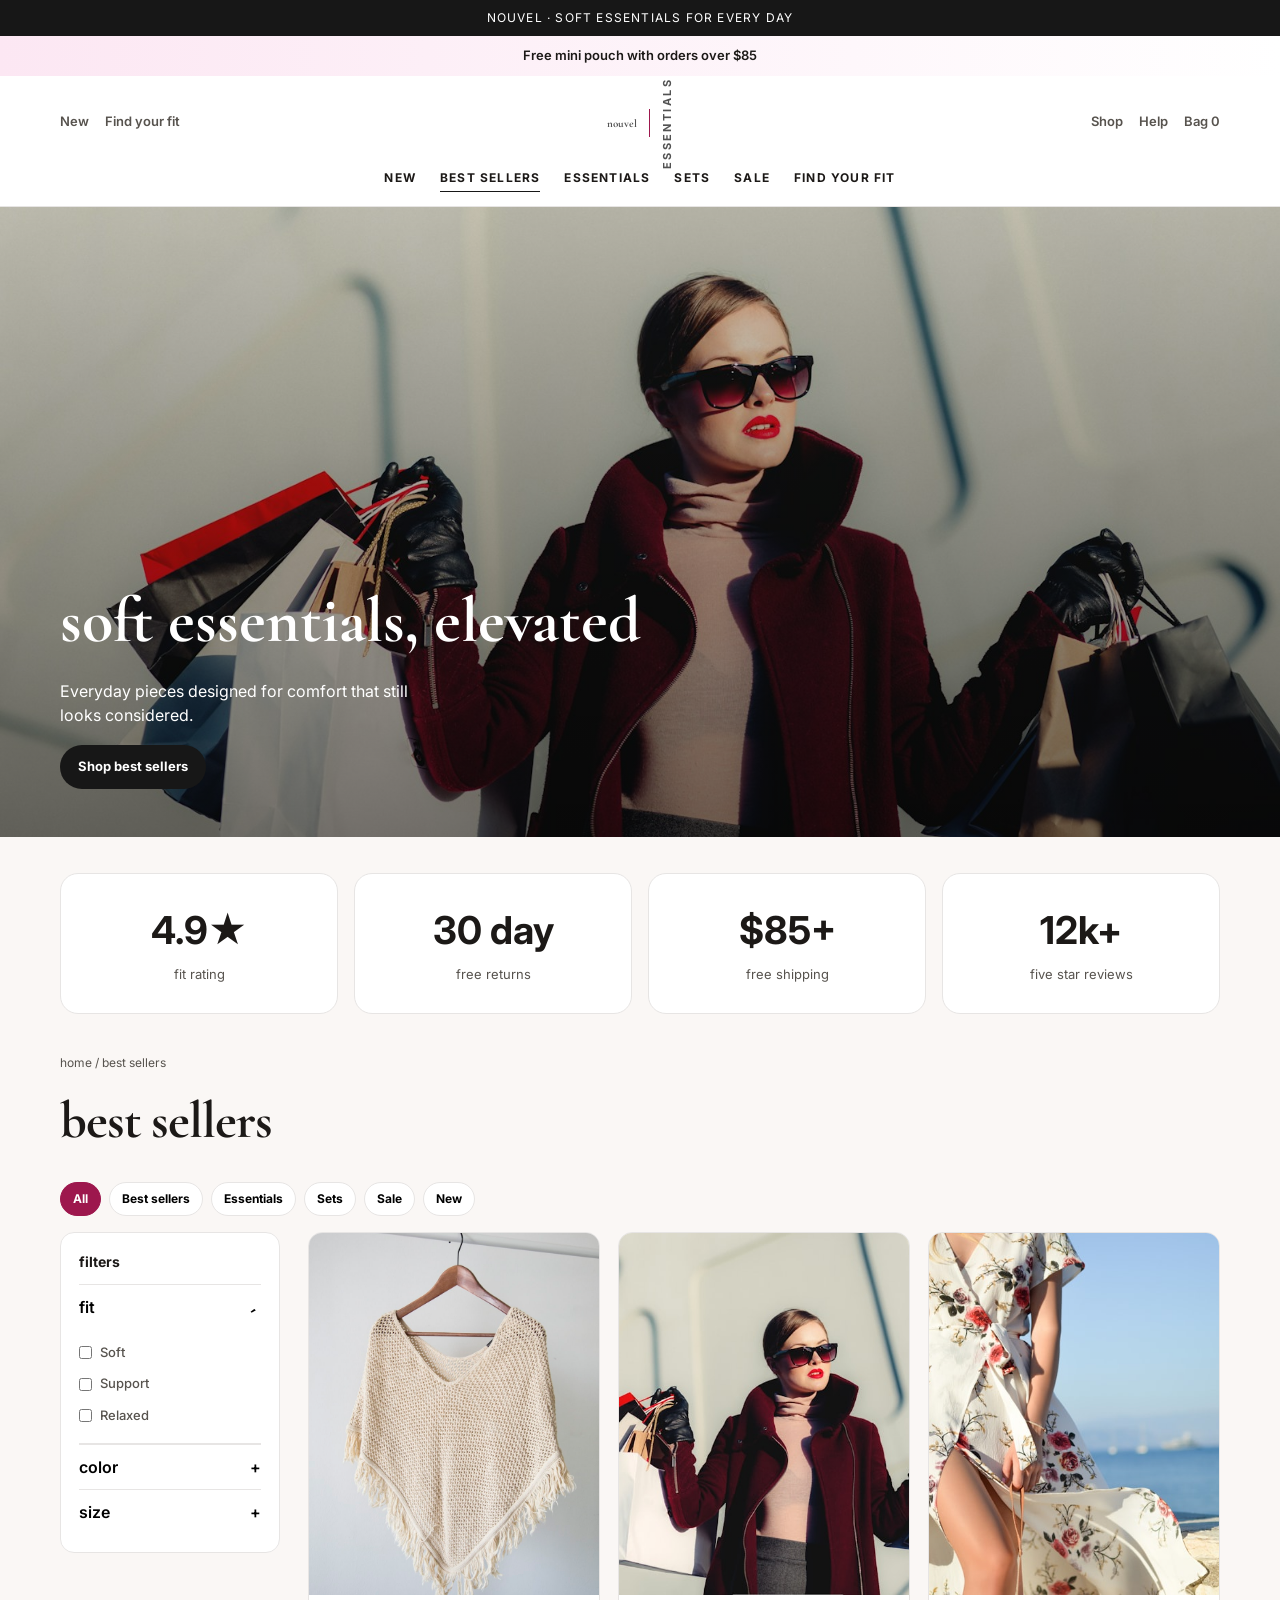
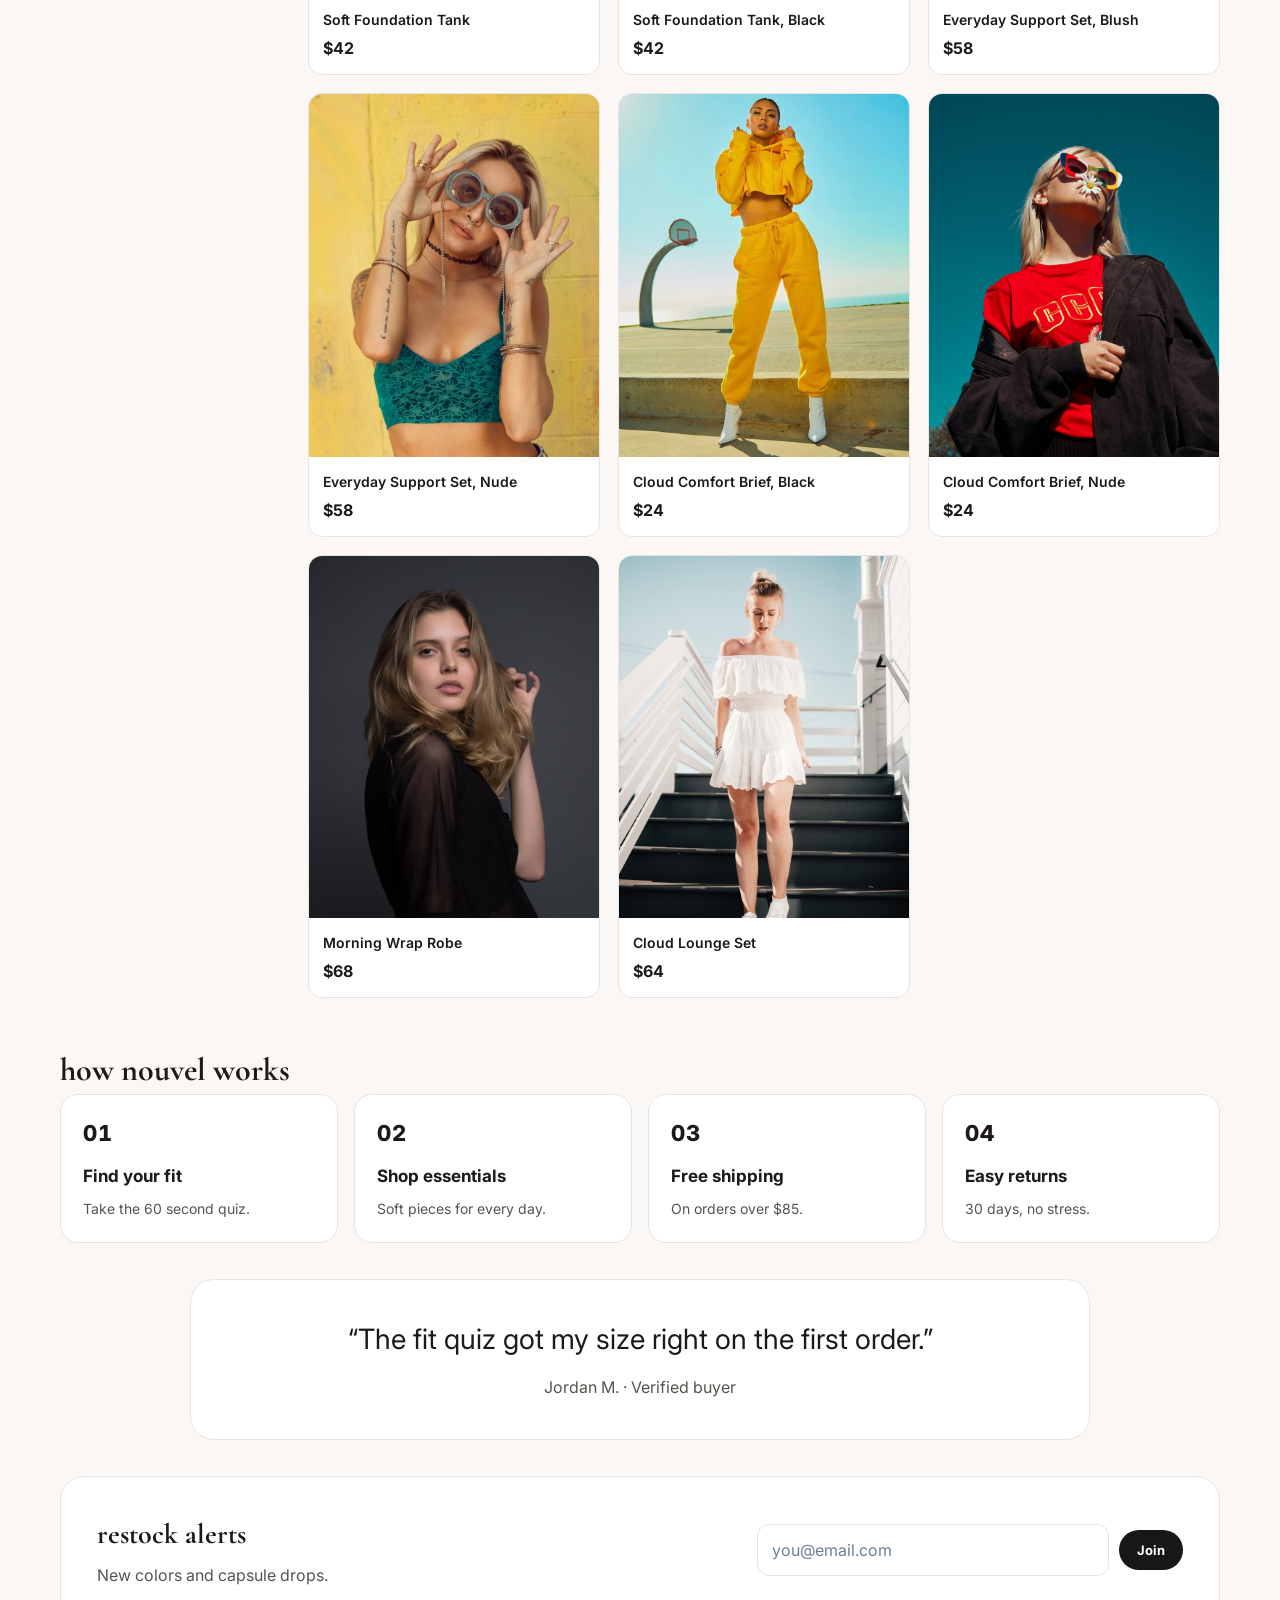
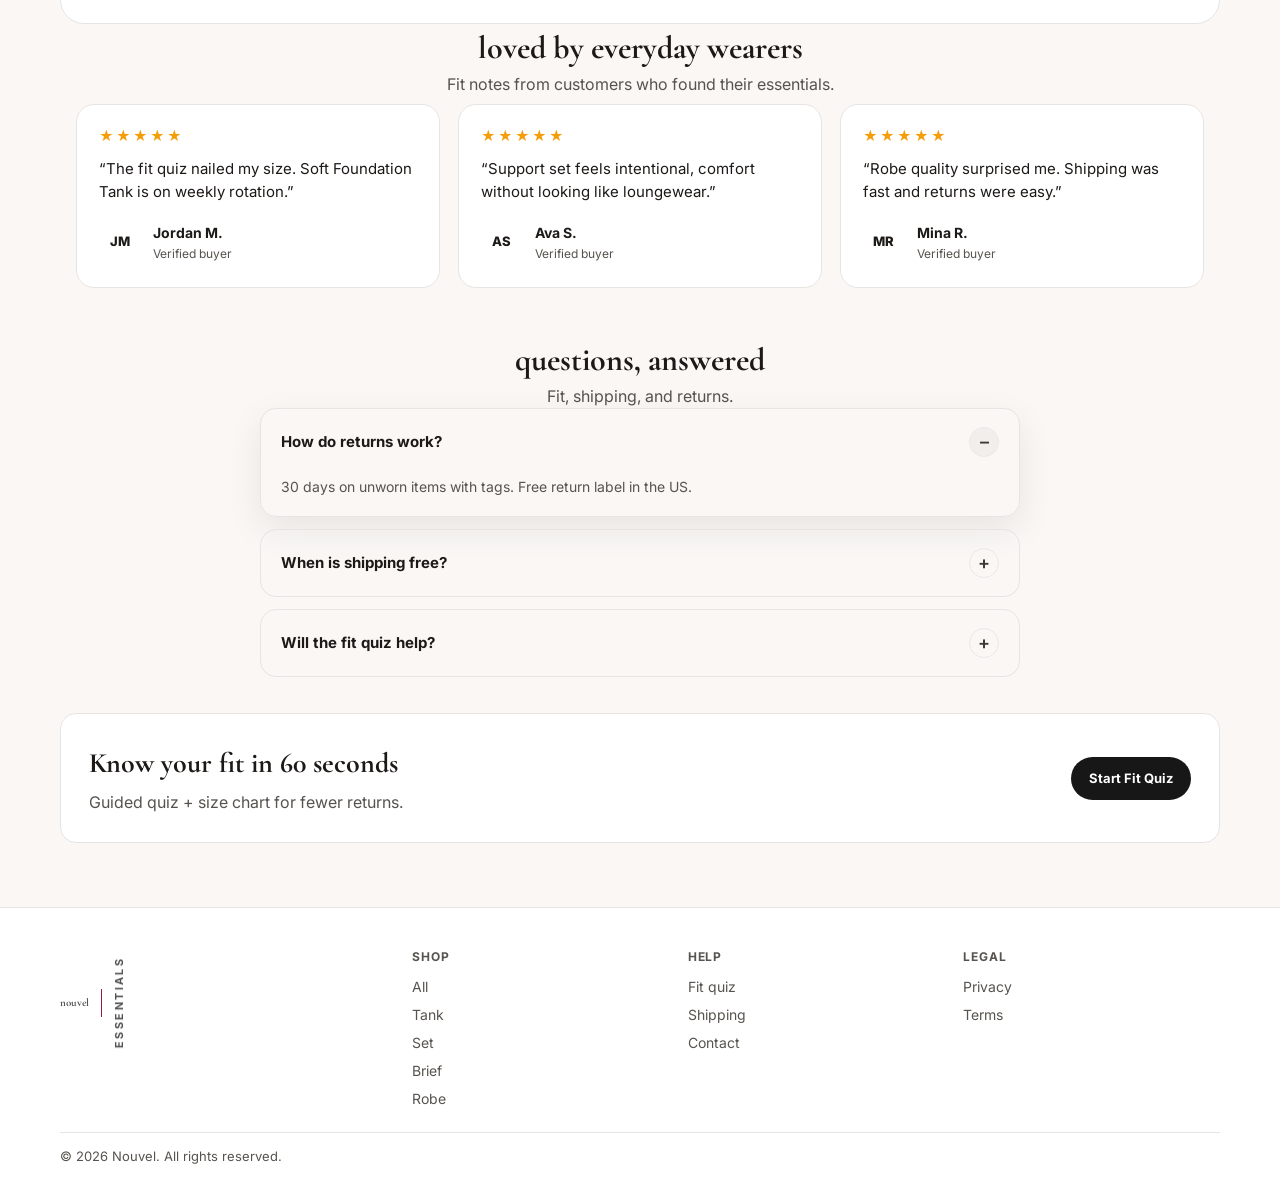
<file: index.html>
<!DOCTYPE html><html lang="en"><head><meta charset="utf-8"/><meta name="viewport" content="width=device-width,initial-scale=1"/>
<title>Nouvel | Everyday Essentials</title><link href="https://fonts.googleapis.com/css2?family=Cormorant+Garamond:wght@600;700&family=Inter:wght@400;500;600;700&display=swap" rel="stylesheet"/><link rel="stylesheet" href="styles.css"/>  <link rel="icon" href="favicon.svg" type="image/svg+xml"/>
  <meta name="theme-color" content="#faf7f5"/>
  <meta name="description" content="Soft everyday essentials with guided fit quiz, free shipping, and easy returns."/>
  <meta property="og:title" content="Nouvel | Everyday Essentials"/>
  <meta property="og:description" content="Soft everyday essentials with guided fit quiz, free shipping, and easy returns."/>
  <meta property="og:type" content="website"/>
  <meta property="og:url" content="https://mryamaslam.github.io/nouvel/"/>
  <meta name="twitter:card" content="summary_large_image"/>
</head><body>
<a class="skip-link" href="#main">Skip to content</a>
<div class="topbar">Nouvel · Soft essentials for every day</div>
<div class="promo">Free mini pouch with orders over $85</div>
<header><div class="wrap nav">
<div class="left"><a href="shop.html?cat=new">New</a><a href="fit.html">Find your fit</a></div>
<a class="logo logo-nouvel" href="index.html" aria-label="Nouvel home"><span class="logo-name">nouvel</span><span class="logo-vline" aria-hidden="true"></span><span class="logo-side">ESSENTIALS</span></a>
<div class="right">
<button class="nav-toggle" id="navToggle" aria-label="Menu">☰</button>
<a href="shop.html">Shop</a><a href="contact.html">Help</a><a href="cart.html">Bag <span data-cart-count>0</span></a>
</div>
</div>
<nav class="wrap menu" id="navLinks">
<a href="shop.html?cat=new">New</a>
<a href="shop.html?cat=bestsellers" class="active">Best Sellers</a>
<a href="shop.html?cat=essentials">Essentials</a>
<a href="shop.html?cat=sets">Sets</a>
<a href="shop.html?cat=sale">Sale</a>
<a href="fit.html">Find Your Fit</a>
</nav>
<div class="wrap mobile-cats" id="mobileCats">
<a href="shop.html?cat=new">New</a>
<a href="shop.html?cat=bestsellers">Best Sellers</a>
<a href="shop.html?cat=essentials">Essentials</a>
<a href="shop.html?cat=sets">Sets</a>
<a href="shop.html?cat=sale">Sale</a>
<a href="fit.html">Find Your Fit</a>
<a href="cart.html">Bag</a>
<a href="contact.html">Help</a>
</div>
</header>
<section class="hero" style="background-image:url('images/hero.jpg')"><div class="wrap">
<h1>soft essentials, elevated</h1>
<p style="margin:10px 0 18px;max-width:36ch">Everyday pieces designed for comfort that still looks considered.</p>
<a class="btn" href="shop.html?cat=bestsellers">Shop best sellers</a>
</div></section>
<main id="main" class="page wrap">
<div class="stats-strip reveal" style="margin:8px 0 40px">
<div class="stat-box"><b>4.9★</b><span>fit rating</span></div>
<div class="stat-box"><b>30 day</b><span>free returns</span></div>
<div class="stat-box"><b>$85+</b><span>free shipping</span></div>
<div class="stat-box"><b>12k+</b><span>five star reviews</span></div>
</div>
<p class="crumb">home / best sellers</p>
<h1 class="page-title">best sellers</h1>
<div class="filter-chip-row">
<button type="button" class="filter-chip active" data-cat="all">All</button>
<button type="button" class="filter-chip" data-cat="bestsellers">Best sellers</button>
<button type="button" class="filter-chip" data-cat="essentials">Essentials</button>
<button type="button" class="filter-chip" data-cat="sets">Sets</button>
<button type="button" class="filter-chip" data-cat="sale">Sale</button>
<button type="button" class="filter-chip" data-cat="new">New</button>
</div>
<div class="layout">
<aside class="filters"><h2>filters</h2>
<div class="filter-group open">
<button type="button" data-filter-toggle>fit <span>, </span></button>
<div class="filter-panel">
<label><input type="checkbox" data-key="fit" value="soft"/> Soft</label>
<label><input type="checkbox" data-key="fit" value="support"/> Support</label>
<label><input type="checkbox" data-key="fit" value="relaxed"/> Relaxed</label>
</div></div>
<div class="filter-group">
<button type="button" data-filter-toggle>color <span>+</span></button>
<div class="filter-panel">
<label><input type="checkbox" data-key="color" value="nude"/> Nude</label>
<label><input type="checkbox" data-key="color" value="black"/> Black</label>
<label><input type="checkbox" data-key="color" value="blush"/> Blush</label>
</div></div>
<div class="filter-group">
<button type="button" data-filter-toggle>size <span>+</span></button>
<div class="filter-panel">
<label><input type="checkbox" data-key="size" value="xs"/> XS</label>
<label><input type="checkbox" data-key="size" value="s"/> S</label>
<label><input type="checkbox" data-key="size" value="m"/> M</label>
<label><input type="checkbox" data-key="size" value="l"/> L</label>
</div></div>
</aside>
<div>
<div class="grid"><a class="product reveal" href="product-tank.html" data-product data-fit="soft support" data-color="nude" data-size="xs s m l" data-cat="bestsellers essentials new"><img src="images/tank-nude.jpg" alt="Soft Foundation Tank" loading="lazy" decoding="async"/><div class="body"><h3>Soft Foundation Tank</h3><div class="price">$42</div></div></a><a class="product reveal" href="product-tank.html" data-product data-fit="soft support" data-color="black" data-size="xs s m l" data-cat="bestsellers essentials"><img src="images/tank-black.jpg" alt="Soft Foundation Tank, Black" loading="lazy" decoding="async"/><div class="body"><h3>Soft Foundation Tank, Black</h3><div class="price">$42</div></div></a><a class="product reveal" href="product-set.html" data-product data-fit="support" data-color="blush" data-size="s m l" data-cat="bestsellers sets"><img src="images/set-blush.jpg" alt="Everyday Support Set, Blush" loading="lazy" decoding="async"/><div class="body"><h3>Everyday Support Set, Blush</h3><div class="price">$58</div></div></a><a class="product reveal" href="product-set.html" data-product data-fit="support" data-color="nude" data-size="s m l" data-cat="sets essentials"><img src="images/set-nude.jpg" alt="Everyday Support Set, Nude" loading="lazy" decoding="async"/><div class="body"><h3>Everyday Support Set, Nude</h3><div class="price">$58</div></div></a><a class="product reveal" href="product-brief.html" data-product data-fit="soft relaxed" data-color="black" data-size="xs s m l" data-cat="essentials sale"><img src="images/brief-black.jpg" alt="Cloud Comfort Brief, Black" loading="lazy" decoding="async"/><div class="body"><h3>Cloud Comfort Brief, Black</h3><div class="price">$24</div></div></a><a class="product reveal" href="product-brief.html" data-product data-fit="soft relaxed" data-color="nude" data-size="xs s m l" data-cat="essentials bestsellers"><img src="images/brief-nude.jpg" alt="Cloud Comfort Brief, Nude" loading="lazy" decoding="async"/><div class="body"><h3>Cloud Comfort Brief, Nude</h3><div class="price">$24</div></div></a><a class="product reveal" href="product-robe.html" data-product data-fit="relaxed" data-color="blush" data-size="s m l" data-cat="new bestsellers"><img src="images/robe-blush.jpg" alt="Morning Wrap Robe" loading="lazy" decoding="async"/><div class="body"><h3>Morning Wrap Robe</h3><div class="price">$68</div></div></a><a class="product reveal" href="product-robe.html" data-product data-fit="relaxed soft" data-color="nude blush" data-size="s m l" data-cat="sale new"><img src="images/lounge-cream.jpg" alt="Cloud Lounge Set" loading="lazy" decoding="async"/><div class="body"><h3>Cloud Lounge Set</h3><div class="price">$64</div></div></a></div>
<p class="filter-empty">No products match these filters.</p>
</div></div>
<div class="section-head reveal" style="margin-top:48px"><h2 style="font-family:Cormorant Garamond,Georgia,serif;font-size:32px;text-transform:lowercase">how nouvel works</h2></div>
<div class="process reveal">
<div class="step"><h3>Find your fit</h3><p>Take the 60 second quiz.</p></div>
<div class="step"><h3>Shop essentials</h3><p>Soft pieces for every day.</p></div>
<div class="step"><h3>Free shipping</h3><p>On orders over $85.</p></div>
<div class="step"><h3>Easy returns</h3><p>30 days, no stress.</p></div>
</div>
<div class="quote-band reveal" style="margin-top:36px">
<blockquote>“The fit quiz got my size right on the first order.”</blockquote>
<p class="muted">Jordan M. · Verified buyer</p>
</div>
<div class="newsletter reveal" style="margin-top:36px">
<div><h2 style="font-family:Cormorant Garamond,Georgia,serif;font-size:28px;text-transform:lowercase">restock alerts</h2><p class="muted" style="margin-top:8px">New colors and capsule drops.</p><p class="nl-success" style="display:none;margin-top:8px;color:#9d174d">You're on the list.</p></div>
<form id="newsletterForm" class="newsletter-form"><input type="email" required placeholder="you@email.com"/><button class="btn" type="submit">Join</button></form>
</div>
<section class="reviews-section"><div class="wrap"><div class="section-head center reveal"><h2 style="font-family:Cormorant Garamond,Georgia,serif;font-size:32px;text-transform:lowercase">loved by everyday wearers</h2><p class="muted">Fit notes from customers who found their essentials.</p></div><div class="reviews-grid reveal"><article class="review-card"><div class="review-stars">★★★★★</div><p>“The fit quiz nailed my size. Soft Foundation Tank is on weekly rotation.”</p><div class="review-author"><span class="review-avatar">JM</span><div><strong>Jordan M.</strong><span class="muted">Verified buyer</span></div></div></article><article class="review-card"><div class="review-stars">★★★★★</div><p>“Support set feels intentional, comfort without looking like loungewear.”</p><div class="review-author"><span class="review-avatar">AS</span><div><strong>Ava S.</strong><span class="muted">Verified buyer</span></div></div></article><article class="review-card"><div class="review-stars">★★★★★</div><p>“Robe quality surprised me. Shipping was fast and returns were easy.”</p><div class="review-author"><span class="review-avatar">MR</span><div><strong>Mina R.</strong><span class="muted">Verified buyer</span></div></div></article></div></div></section>
<div class="section-head center reveal" style="margin-top:48px"><h2 style="font-family:Cormorant Garamond,Georgia,serif;font-size:32px;text-transform:lowercase">questions, answered</h2><p class="muted">Fit, shipping, and returns.</p></div>
<div class="faq reveal">
<details open><summary>How do returns work?</summary><p>30 days on unworn items with tags. Free return label in the US.</p></details>
<details><summary>When is shipping free?</summary><p>Orders over $85 ship free in the US.</p></details>
<details><summary>Will the fit quiz help?</summary><p>Most first time buyers get the right size using the 60 second quiz.</p></details>
</div>
<div class="cta" id="fit"><div><h2 style="font-family:Cormorant Garamond,Georgia,serif;font-size:28px;margin-bottom:6px">Know your fit in 60 seconds</h2><p class="muted">Guided quiz + size chart for fewer returns.</p></div><a class="btn" href="fit.html">Start Fit Quiz</a></div>
</div></div>
</main>
<footer><div class="wrap"><div class="footer-grid">
<div><a class="logo logo-nouvel" href="index.html" aria-label="Nouvel home"><span class="logo-name">nouvel</span><span class="logo-vline" aria-hidden="true"></span><span class="logo-side">ESSENTIALS</span></a></div>
<div><h4>Shop</h4><a href="shop.html">All</a><a href="product-tank.html">Tank</a><a href="product-set.html">Set</a><a href="product-brief.html">Brief</a><a href="product-robe.html">Robe</a></div>
<div><h4>Help</h4><a href="fit.html">Fit quiz</a><a href="shipping.html">Shipping</a><a href="contact.html">Contact</a></div>
<div><h4>Legal</h4><a href="privacy.html">Privacy</a><a href="terms.html">Terms</a></div>
</div><div class="footer-bottom">© 2026 Nouvel. All rights reserved.</div></div></footer><script src="app.js"></script><div class="cookie-bar" id="cookieBar" role="dialog" aria-live="polite"><p>We use local storage for cart/demo preferences. See our <a href="privacy.html">Privacy</a>.</p><button type="button" class="btn btn-solid btn-primary btn-teal btn-red btn-sky" id="cookieAccept">Got it</button></div>
<button type="button" class="to-top" id="toTop" aria-label="Back to top">↑</button>
</body></html>
</file>
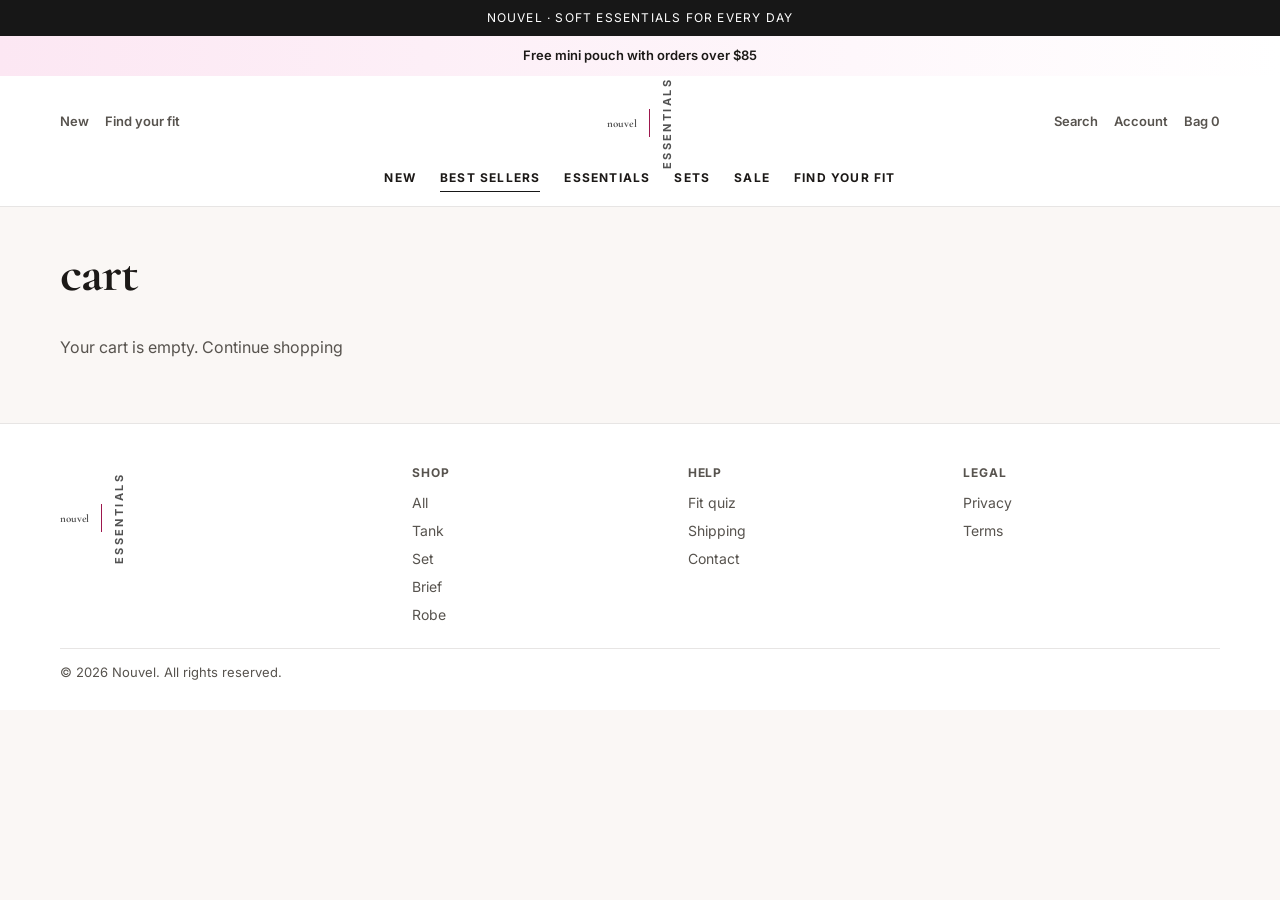
<file: cart.html>
<!DOCTYPE html><html lang="en"><head><meta charset="utf-8"/><meta name="viewport" content="width=device-width,initial-scale=1"/>
<title>Cart | Nouvel</title>
<link href="https://fonts.googleapis.com/css2?family=Cormorant+Garamond:wght@600;700&family=Inter:wght@400;500;600;700&display=swap" rel="stylesheet"/>
<link rel="stylesheet" href="styles.css"/>  <link rel="icon" href="favicon.svg" type="image/svg+xml"/>
  <meta name="theme-color" content="#faf7f5"/>
  <meta name="description" content="Soft everyday essentials with guided fit quiz, free shipping, and easy returns."/>
  <meta property="og:title" content="Cart | Nouvel"/>
  <meta property="og:description" content="Soft everyday essentials with guided fit quiz, free shipping, and easy returns."/>
  <meta property="og:type" content="website"/>
  <meta property="og:url" content="https://mryamaslam.github.io/nouvel/"/>
  <meta name="twitter:card" content="summary_large_image"/>
</head><body>
<a class="skip-link" href="#main">Skip to content</a><div class="topbar">Nouvel · Soft essentials for every day</div>
<div class="promo">Free mini pouch with orders over $85</div>
<header><div class="wrap nav">
<div class="left"><a href="shop.html">New</a><a href="fit.html">Find your fit</a></div>
<a class="logo logo-nouvel" href="index.html" aria-label="Nouvel home"><span class="logo-name">nouvel</span><span class="logo-vline" aria-hidden="true"></span><span class="logo-side">ESSENTIALS</span></a>
<div class="right"><a href="shop.html">Search</a><a href="contact.html">Account</a><a href="cart.html">Bag <span data-cart-count>0</span></a></div>
</div>
<nav class="wrap menu">
<a href="shop.html">New</a><a class="active" href="shop.html">Best Sellers</a><a href="shop.html">Essentials</a>
<a href="shop.html">Sets</a><a href="shop.html">Sale</a><a href="fit.html">Find Your Fit</a>
</nav></header><main id="main" class="page wrap"><h1 class="page-title">cart</h1><div id="cartRoot"></div></main><footer><div class="wrap"><div class="footer-grid">
<div><a class="logo logo-nouvel" href="index.html" aria-label="Nouvel home"><span class="logo-name">nouvel</span><span class="logo-vline" aria-hidden="true"></span><span class="logo-side">ESSENTIALS</span></a></div>
<div><h4>Shop</h4><a href="shop.html">All</a><a href="product-tank.html">Tank</a><a href="product-set.html">Set</a><a href="product-brief.html">Brief</a><a href="product-robe.html">Robe</a></div>
<div><h4>Help</h4><a href="fit.html">Fit quiz</a><a href="shipping.html">Shipping</a><a href="contact.html">Contact</a></div>
<div><h4>Legal</h4><a href="privacy.html">Privacy</a><a href="terms.html">Terms</a></div>
</div><div class="footer-bottom">© 2026 Nouvel. All rights reserved.</div></div></footer><script src="app.js"></script><div class="cookie-bar" id="cookieBar" role="dialog" aria-live="polite"><p>We use local storage for cart/demo preferences. See our <a href="privacy.html">Privacy</a>.</p><button type="button" class="btn btn-solid btn-primary btn-teal btn-red btn-sky" id="cookieAccept">Got it</button></div>
<button type="button" class="to-top" id="toTop" aria-label="Back to top">↑</button>
</body></html>
</file>
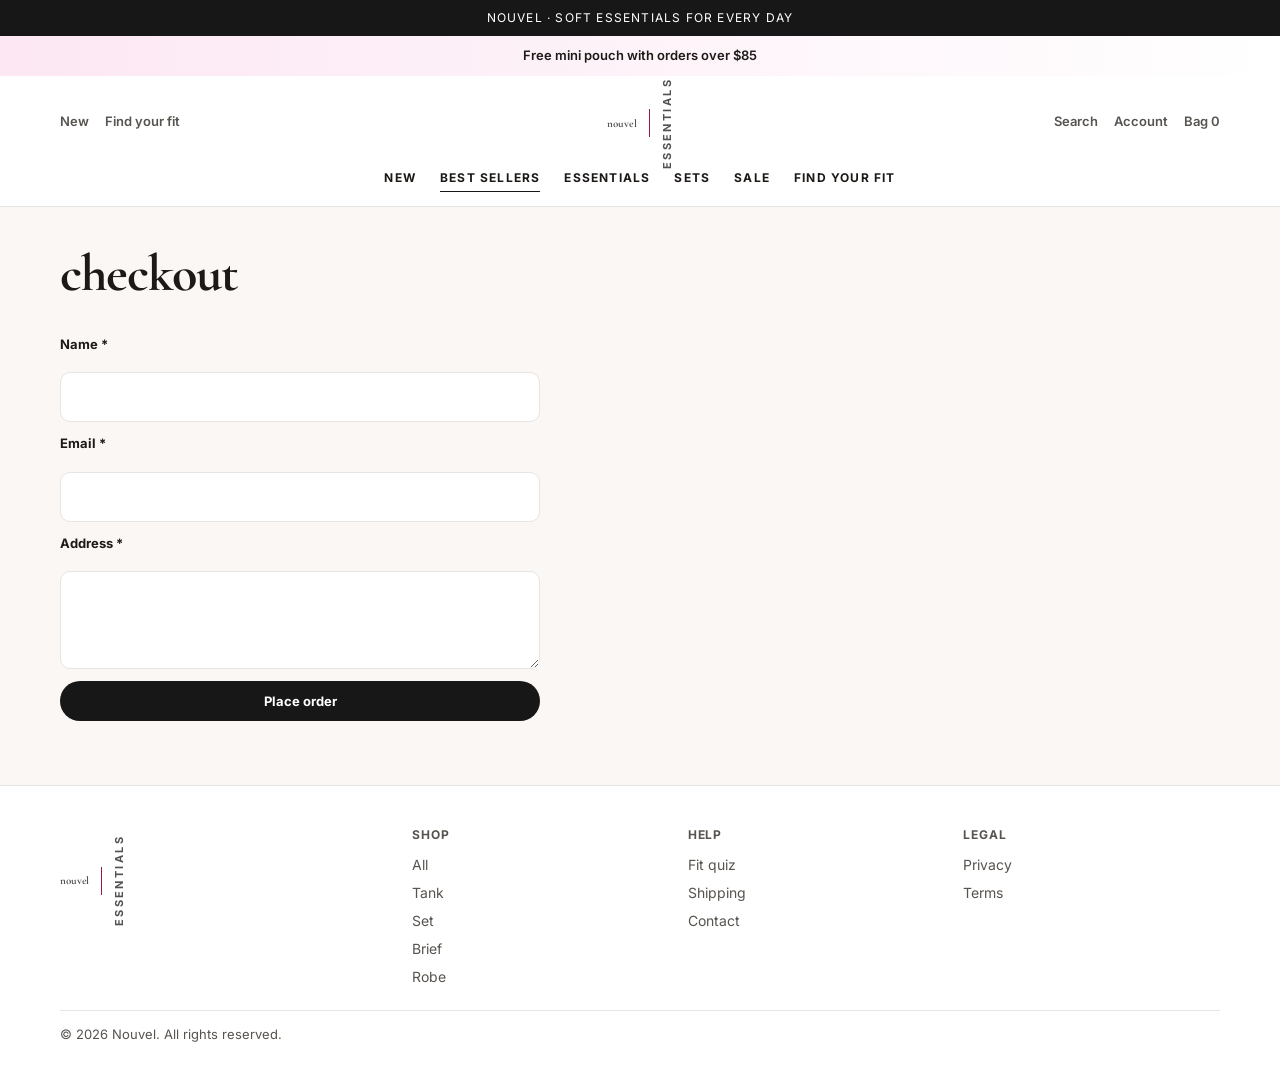
<file: checkout.html>
<!DOCTYPE html><html lang="en"><head><meta charset="utf-8"/><meta name="viewport" content="width=device-width,initial-scale=1"/>
<title>Checkout | Nouvel</title>
<link href="https://fonts.googleapis.com/css2?family=Cormorant+Garamond:wght@600;700&family=Inter:wght@400;500;600;700&display=swap" rel="stylesheet"/>
<link rel="stylesheet" href="styles.css"/>  <link rel="icon" href="favicon.svg" type="image/svg+xml"/>
  <meta name="theme-color" content="#faf7f5"/>
  <meta name="description" content="Soft everyday essentials with guided fit quiz, free shipping, and easy returns."/>
  <meta property="og:title" content="Checkout | Nouvel"/>
  <meta property="og:description" content="Soft everyday essentials with guided fit quiz, free shipping, and easy returns."/>
  <meta property="og:type" content="website"/>
  <meta property="og:url" content="https://mryamaslam.github.io/nouvel/"/>
  <meta name="twitter:card" content="summary_large_image"/>
</head><body>
<a class="skip-link" href="#main">Skip to content</a><div class="topbar">Nouvel · Soft essentials for every day</div>
<div class="promo">Free mini pouch with orders over $85</div>
<header><div class="wrap nav">
<div class="left"><a href="shop.html">New</a><a href="fit.html">Find your fit</a></div>
<a class="logo logo-nouvel" href="index.html" aria-label="Nouvel home"><span class="logo-name">nouvel</span><span class="logo-vline" aria-hidden="true"></span><span class="logo-side">ESSENTIALS</span></a>
<div class="right"><a href="shop.html">Search</a><a href="contact.html">Account</a><a href="cart.html">Bag <span data-cart-count>0</span></a></div>
</div>
<nav class="wrap menu">
<a href="shop.html">New</a><a class="active" href="shop.html">Best Sellers</a><a href="shop.html">Essentials</a>
<a href="shop.html">Sets</a><a href="shop.html">Sale</a><a href="fit.html">Find Your Fit</a>
</nav></header><main id="main" class="page wrap"><h1 class="page-title">checkout</h1>
<div id="formSuccess" class="form-success">Order confirmed, thank you for shopping Nouvel.</div>
<form class="form" id="checkoutForm"><label>Name *</label><input required/><label>Email *</label><input type="email" required/>
<label>Address *</label><textarea required rows="3"></textarea><button class="btn" type="submit">Place order</button></form></main><footer><div class="wrap"><div class="footer-grid">
<div><a class="logo logo-nouvel" href="index.html" aria-label="Nouvel home"><span class="logo-name">nouvel</span><span class="logo-vline" aria-hidden="true"></span><span class="logo-side">ESSENTIALS</span></a></div>
<div><h4>Shop</h4><a href="shop.html">All</a><a href="product-tank.html">Tank</a><a href="product-set.html">Set</a><a href="product-brief.html">Brief</a><a href="product-robe.html">Robe</a></div>
<div><h4>Help</h4><a href="fit.html">Fit quiz</a><a href="shipping.html">Shipping</a><a href="contact.html">Contact</a></div>
<div><h4>Legal</h4><a href="privacy.html">Privacy</a><a href="terms.html">Terms</a></div>
</div><div class="footer-bottom">© 2026 Nouvel. All rights reserved.</div></div></footer><script src="app.js"></script><div class="cookie-bar" id="cookieBar" role="dialog" aria-live="polite"><p>We use local storage for cart/demo preferences. See our <a href="privacy.html">Privacy</a>.</p><button type="button" class="btn btn-solid btn-primary btn-teal btn-red btn-sky" id="cookieAccept">Got it</button></div>
<button type="button" class="to-top" id="toTop" aria-label="Back to top">↑</button>
</body></html>
</file>
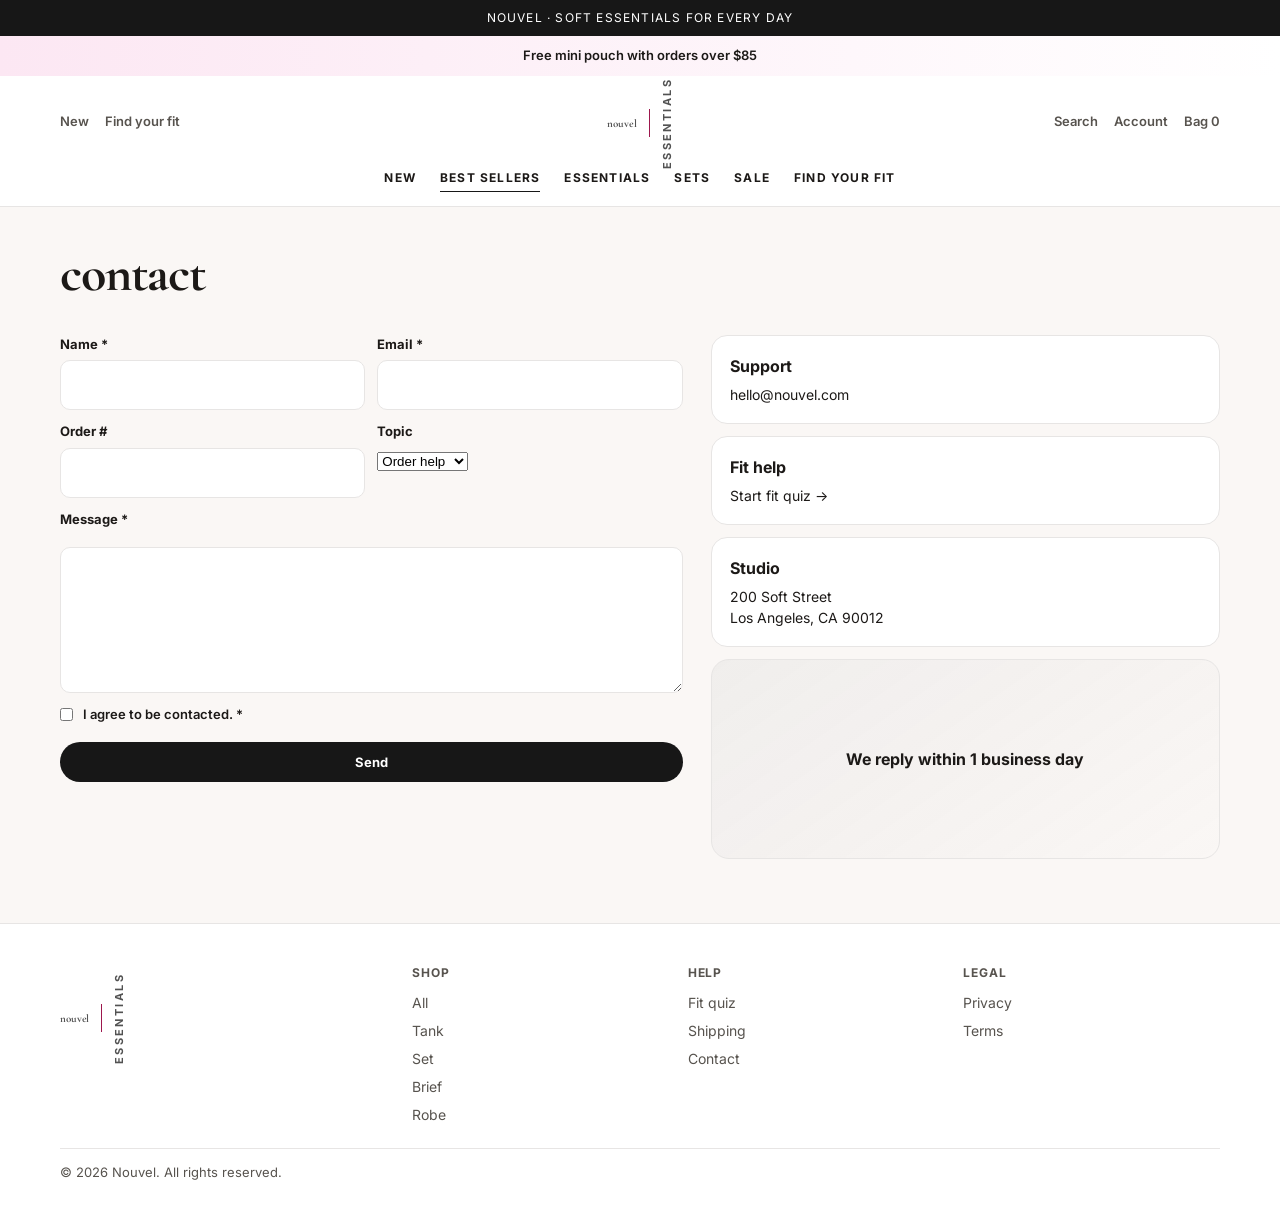
<file: contact.html>
<!DOCTYPE html><html lang="en"><head><meta charset="utf-8"/><meta name="viewport" content="width=device-width,initial-scale=1"/>
<title>Contact | Nouvel</title><link href="https://fonts.googleapis.com/css2?family=Cormorant+Garamond:wght@600;700&family=Inter:wght@400;500;600;700&display=swap" rel="stylesheet"/><link rel="stylesheet" href="styles.css"/>  <link rel="icon" href="favicon.svg" type="image/svg+xml"/>
  <meta name="theme-color" content="#faf7f5"/>
  <meta name="description" content="Soft everyday essentials with guided fit quiz, free shipping, and easy returns."/>
  <meta property="og:title" content="Contact | Nouvel"/>
  <meta property="og:description" content="Soft everyday essentials with guided fit quiz, free shipping, and easy returns."/>
  <meta property="og:type" content="website"/>
  <meta property="og:url" content="https://mryamaslam.github.io/nouvel/"/>
  <meta name="twitter:card" content="summary_large_image"/>
</head><body>
<a class="skip-link" href="#main">Skip to content</a>
<div class="topbar">Nouvel · Soft essentials for every day</div><div class="promo">Free mini pouch with orders over $85</div>
<header><div class="wrap nav"><div class="left"><a href="shop.html">New</a><a href="fit.html">Find your fit</a></div>
<a class="logo logo-nouvel" href="index.html" aria-label="Nouvel home"><span class="logo-name">nouvel</span><span class="logo-vline" aria-hidden="true"></span><span class="logo-side">ESSENTIALS</span></a>
<div class="right"><a href="shop.html">Search</a><a href="contact.html">Account</a><a href="cart.html">Bag <span data-cart-count>0</span></a></div>
</div><nav class="wrap menu"><a href="shop.html">New</a><a class="active" href="shop.html">Best Sellers</a><a href="shop.html">Essentials</a><a href="shop.html">Sets</a><a href="shop.html">Sale</a><a href="fit.html">Find Your Fit</a></nav></header>
<main id="main" class="page wrap"><h1 class="page-title">contact</h1>
<div class="contact-grid">
<form class="form" id="contactForm">
<div id="formSuccess" class="form-success">Message sent.</div>
<div class="form-row"><div><label>Name *</label><input required/></div><div><label>Email *</label><input type="email" required/></div></div>
<div class="form-row"><div><label>Order #</label><input/></div><div><label>Topic</label><select><option>Order help</option><option>Fit question</option><option>Returns</option><option>Press</option></select></div></div>
<label>Message *</label><textarea required rows="5"></textarea>
<div class="check-row"><label><input type="checkbox" required /> <span>I agree to be contacted. *</span></label></div>
<button class="btn" type="submit">Send</button>
</form>
<div>
<div class="contact-cards">
<div class="contact-card"><h4>Support</h4><p><a href="mailto:hello@nouvel.com">hello@nouvel.com</a></p></div>
<div class="contact-card"><h4>Fit help</h4><p><a href="fit.html">Start fit quiz →</a></p></div>
<div class="contact-card"><h4>Studio</h4><p>200 Soft Street<br/>Los Angeles, CA 90012</p></div>
</div>
<div class="map-box" style="margin-top:12px"><div><strong>We reply within 1 business day</strong></div></div>
</div></div>
</main>
<footer><div class="wrap"><div class="footer-grid">
<div><a class="logo logo-nouvel" href="index.html" aria-label="Nouvel home"><span class="logo-name">nouvel</span><span class="logo-vline" aria-hidden="true"></span><span class="logo-side">ESSENTIALS</span></a></div>
<div><h4>Shop</h4><a href="shop.html">All</a><a href="product-tank.html">Tank</a><a href="product-set.html">Set</a><a href="product-brief.html">Brief</a><a href="product-robe.html">Robe</a></div>
<div><h4>Help</h4><a href="fit.html">Fit quiz</a><a href="shipping.html">Shipping</a><a href="contact.html">Contact</a></div>
<div><h4>Legal</h4><a href="privacy.html">Privacy</a><a href="terms.html">Terms</a></div>
</div><div class="footer-bottom">© 2026 Nouvel. All rights reserved.</div></div></footer><script src="app.js"></script><div class="cookie-bar" id="cookieBar" role="dialog" aria-live="polite"><p>We use local storage for cart/demo preferences. See our <a href="privacy.html">Privacy</a>.</p><button type="button" class="btn btn-solid btn-primary btn-teal btn-red btn-sky" id="cookieAccept">Got it</button></div>
<button type="button" class="to-top" id="toTop" aria-label="Back to top">↑</button>
</body></html>
</file>
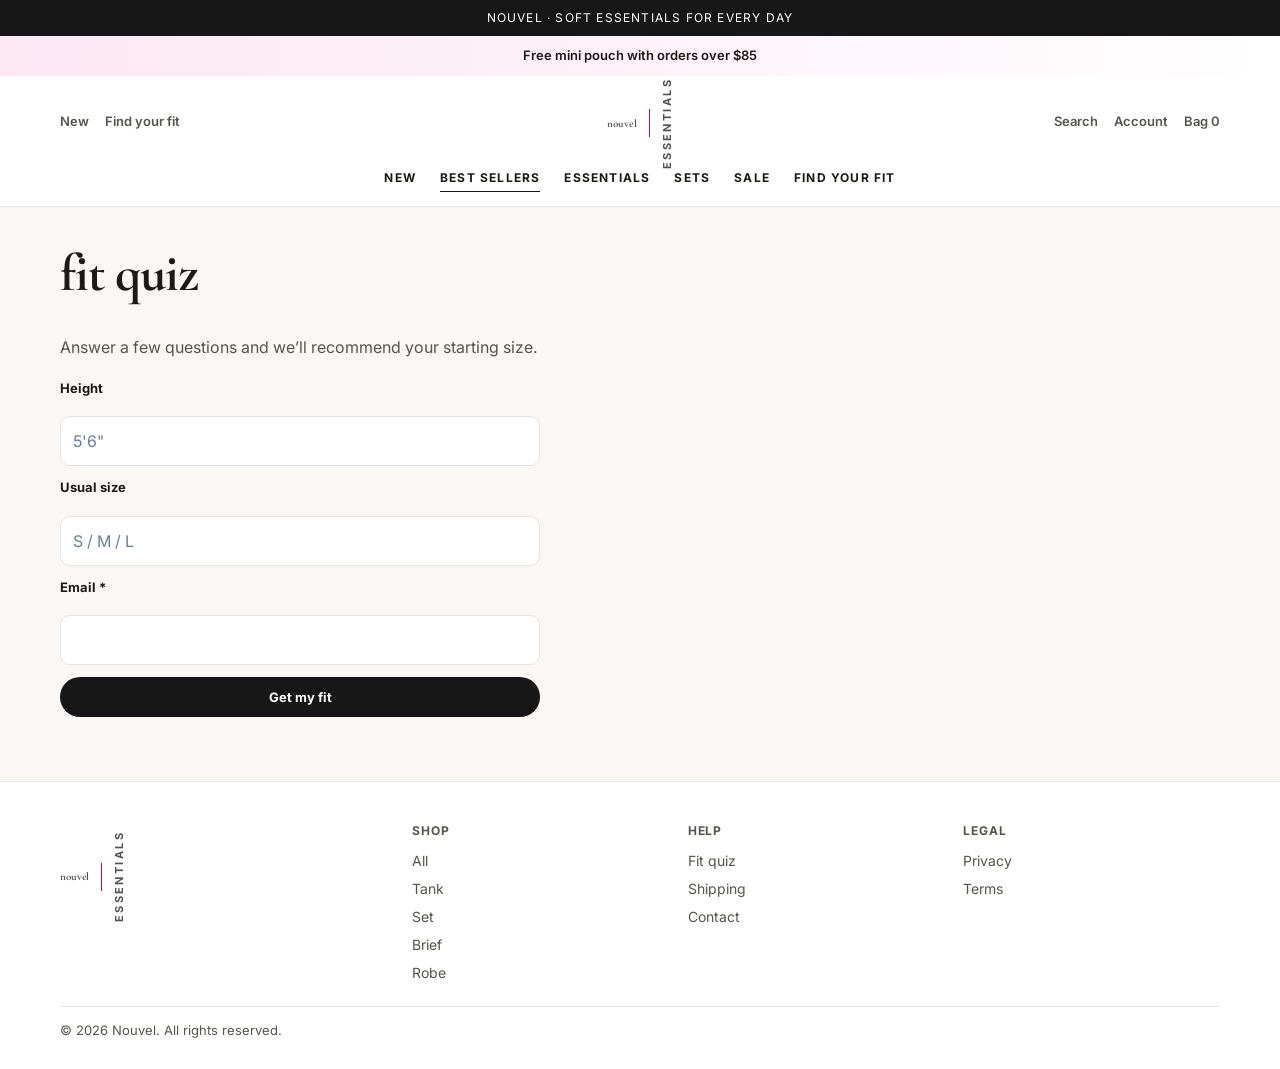
<file: fit.html>
<!DOCTYPE html><html lang="en"><head><meta charset="utf-8"/><meta name="viewport" content="width=device-width,initial-scale=1"/>
<title>Fit Quiz | Nouvel</title>
<link href="https://fonts.googleapis.com/css2?family=Cormorant+Garamond:wght@600;700&family=Inter:wght@400;500;600;700&display=swap" rel="stylesheet"/>
<link rel="stylesheet" href="styles.css"/>  <link rel="icon" href="favicon.svg" type="image/svg+xml"/>
  <meta name="theme-color" content="#faf7f5"/>
  <meta name="description" content="Soft everyday essentials with guided fit quiz, free shipping, and easy returns."/>
  <meta property="og:title" content="Fit Quiz | Nouvel"/>
  <meta property="og:description" content="Soft everyday essentials with guided fit quiz, free shipping, and easy returns."/>
  <meta property="og:type" content="website"/>
  <meta property="og:url" content="https://mryamaslam.github.io/nouvel/"/>
  <meta name="twitter:card" content="summary_large_image"/>
</head><body>
<a class="skip-link" href="#main">Skip to content</a><div class="topbar">Nouvel · Soft essentials for every day</div>
<div class="promo">Free mini pouch with orders over $85</div>
<header><div class="wrap nav">
<div class="left"><a href="shop.html">New</a><a href="fit.html">Find your fit</a></div>
<a class="logo logo-nouvel" href="index.html" aria-label="Nouvel home"><span class="logo-name">nouvel</span><span class="logo-vline" aria-hidden="true"></span><span class="logo-side">ESSENTIALS</span></a>
<div class="right"><a href="shop.html">Search</a><a href="contact.html">Account</a><a href="cart.html">Bag <span data-cart-count>0</span></a></div>
</div>
<nav class="wrap menu">
<a href="shop.html">New</a><a class="active" href="shop.html">Best Sellers</a><a href="shop.html">Essentials</a>
<a href="shop.html">Sets</a><a href="shop.html">Sale</a><a href="fit.html">Find Your Fit</a>
</nav></header><main id="main" class="page wrap"><h1 class="page-title">fit quiz</h1>
<p class="muted" style="max-width:48ch;margin-bottom:20px">Answer a few questions and we’ll recommend your starting size.</p>
<form class="form" id="contactForm"><div id="formSuccess" class="form-success">Thanks, check your email for a personal fit guide.</div>
<label>Height</label><input placeholder="5'6&quot;"/><label>Usual size</label><input placeholder="S / M / L"/>
<label>Email *</label><input type="email" required/><button class="btn" type="submit">Get my fit</button></form>
</main><footer><div class="wrap"><div class="footer-grid">
<div><a class="logo logo-nouvel" href="index.html" aria-label="Nouvel home"><span class="logo-name">nouvel</span><span class="logo-vline" aria-hidden="true"></span><span class="logo-side">ESSENTIALS</span></a></div>
<div><h4>Shop</h4><a href="shop.html">All</a><a href="product-tank.html">Tank</a><a href="product-set.html">Set</a><a href="product-brief.html">Brief</a><a href="product-robe.html">Robe</a></div>
<div><h4>Help</h4><a href="fit.html">Fit quiz</a><a href="shipping.html">Shipping</a><a href="contact.html">Contact</a></div>
<div><h4>Legal</h4><a href="privacy.html">Privacy</a><a href="terms.html">Terms</a></div>
</div><div class="footer-bottom">© 2026 Nouvel. All rights reserved.</div></div></footer><script src="app.js"></script><div class="cookie-bar" id="cookieBar" role="dialog" aria-live="polite"><p>We use local storage for cart/demo preferences. See our <a href="privacy.html">Privacy</a>.</p><button type="button" class="btn btn-solid btn-primary btn-teal btn-red btn-sky" id="cookieAccept">Got it</button></div>
<button type="button" class="to-top" id="toTop" aria-label="Back to top">↑</button>
</body></html>
</file>
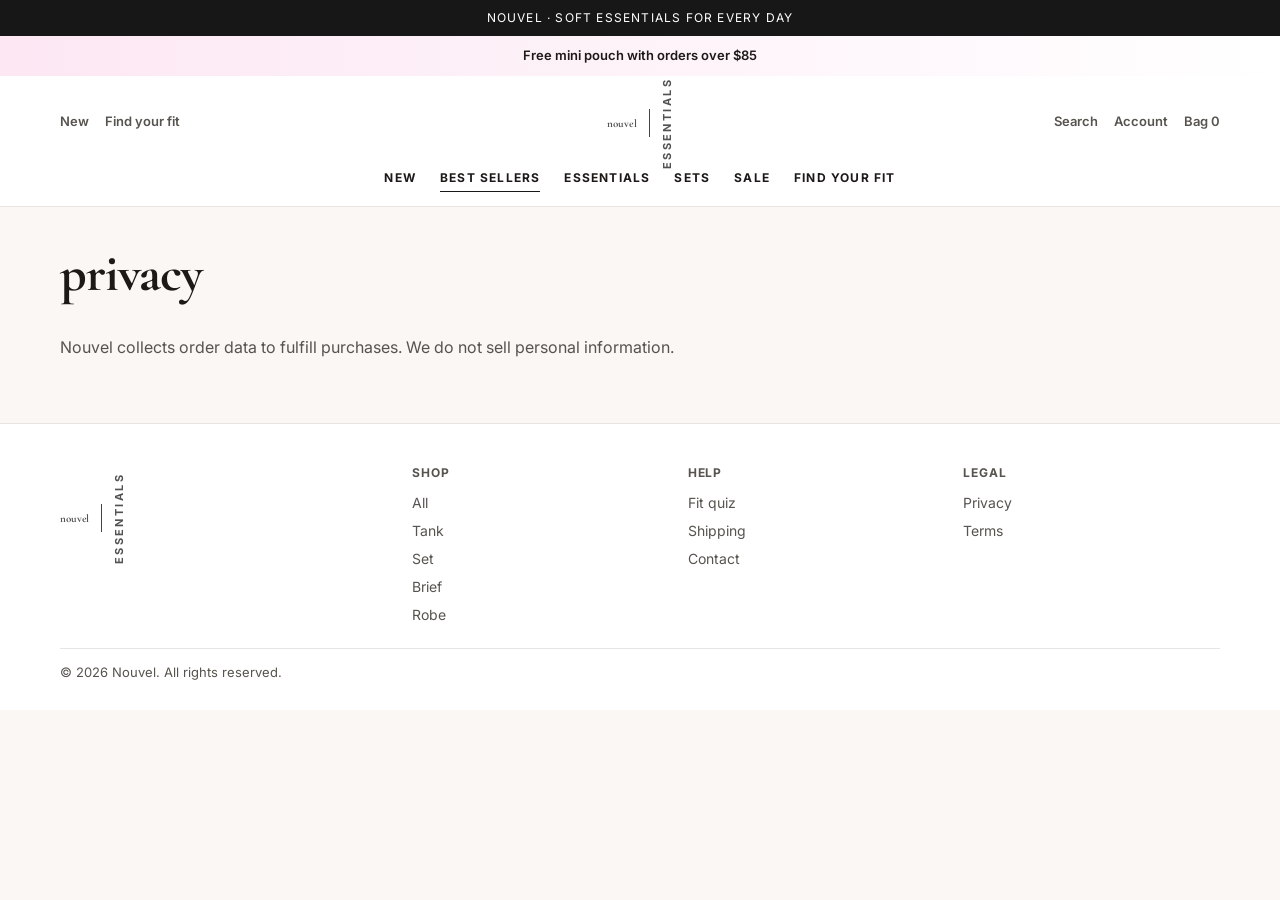
<file: privacy.html>
<!DOCTYPE html><html lang="en"><head><meta charset="utf-8"/><meta name="viewport" content="width=device-width,initial-scale=1"/>
<title>Privacy | Nouvel</title>
<link href="https://fonts.googleapis.com/css2?family=Cormorant+Garamond:wght@600;700&family=Inter:wght@400;500;600;700&display=swap" rel="stylesheet"/>
<link rel="stylesheet" href="styles.css"/>  <link rel="icon" href="favicon.svg" type="image/svg+xml"/>
  <meta name="theme-color" content="#faf7f5"/>
  <meta name="description" content="Soft everyday essentials with guided fit quiz, free shipping, and easy returns."/>
  <meta property="og:title" content="Privacy | Nouvel"/>
  <meta property="og:description" content="Soft everyday essentials with guided fit quiz, free shipping, and easy returns."/>
  <meta property="og:type" content="website"/>
  <meta property="og:url" content="https://mryamaslam.github.io/nouvel/"/>
  <meta name="twitter:card" content="summary_large_image"/>
</head><body>
<a class="skip-link" href="#main">Skip to content</a><div class="topbar">Nouvel · Soft essentials for every day</div>
<div class="promo">Free mini pouch with orders over $85</div>
<header><div class="wrap nav">
<div class="left"><a href="shop.html">New</a><a href="fit.html">Find your fit</a></div>
<a class="logo logo-nouvel" href="index.html" aria-label="Nouvel home"><span class="logo-name">nouvel</span><span class="logo-vline" aria-hidden="true"></span><span class="logo-side">ESSENTIALS</span></a>
<div class="right"><a href="shop.html">Search</a><a href="contact.html">Account</a><a href="cart.html">Bag <span data-cart-count>0</span></a></div>
</div>
<nav class="wrap menu">
<a href="shop.html">New</a><a class="active" href="shop.html">Best Sellers</a><a href="shop.html">Essentials</a>
<a href="shop.html">Sets</a><a href="shop.html">Sale</a><a href="fit.html">Find Your Fit</a>
</nav></header><main id="main" class="page wrap"><h1 class="page-title">privacy</h1><p class="muted" style="max-width:700px">Nouvel collects order data to fulfill purchases. We do not sell personal information.</p></main><footer><div class="wrap"><div class="footer-grid">
<div><a class="logo logo-nouvel" href="index.html" aria-label="Nouvel home"><span class="logo-name">nouvel</span><span class="logo-vline" aria-hidden="true"></span><span class="logo-side">ESSENTIALS</span></a></div>
<div><h4>Shop</h4><a href="shop.html">All</a><a href="product-tank.html">Tank</a><a href="product-set.html">Set</a><a href="product-brief.html">Brief</a><a href="product-robe.html">Robe</a></div>
<div><h4>Help</h4><a href="fit.html">Fit quiz</a><a href="shipping.html">Shipping</a><a href="contact.html">Contact</a></div>
<div><h4>Legal</h4><a href="privacy.html">Privacy</a><a href="terms.html">Terms</a></div>
</div><div class="footer-bottom">© 2026 Nouvel. All rights reserved.</div></div></footer><script src="app.js"></script><div class="cookie-bar" id="cookieBar" role="dialog" aria-live="polite"><p>We use local storage for cart/demo preferences. See our <a href="privacy.html">Privacy</a>.</p><button type="button" class="btn btn-solid btn-primary btn-teal btn-red btn-sky" id="cookieAccept">Got it</button></div>
<button type="button" class="to-top" id="toTop" aria-label="Back to top">↑</button>
</body></html>
</file>
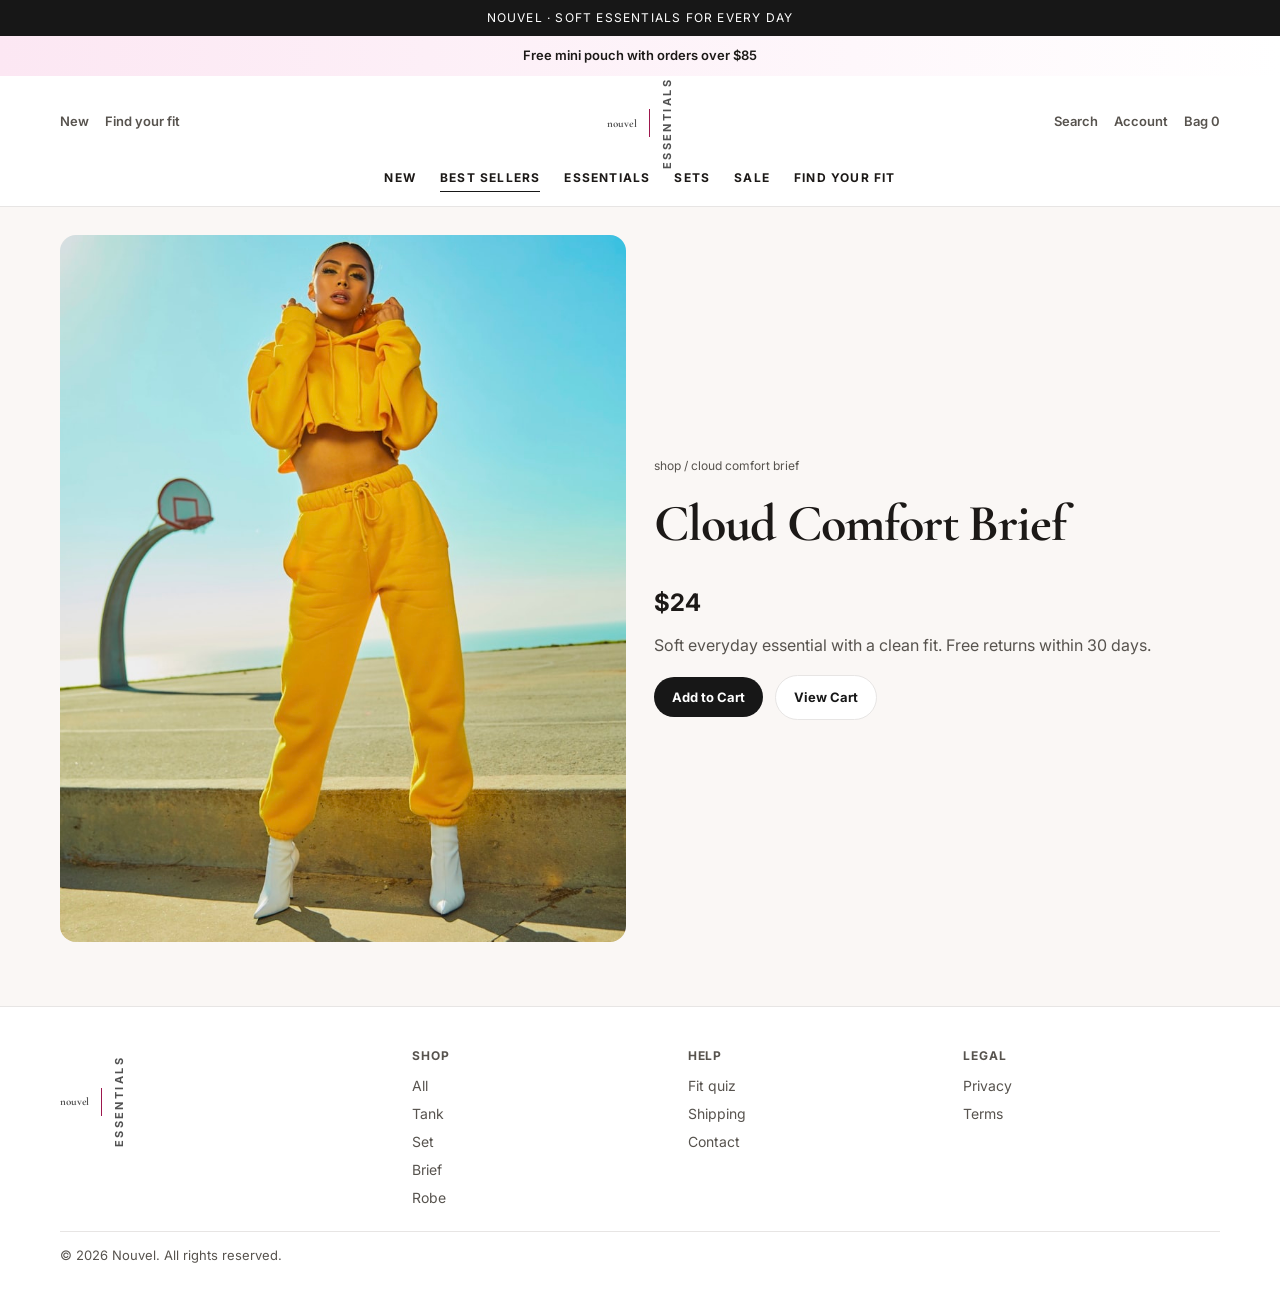
<file: product-brief.html>
<!DOCTYPE html><html lang="en"><head><meta charset="utf-8"/><meta name="viewport" content="width=device-width,initial-scale=1"/>
<title>Cloud Comfort Brief | Nouvel</title>
<link href="https://fonts.googleapis.com/css2?family=Cormorant+Garamond:wght@600;700&family=Inter:wght@400;500;600;700&display=swap" rel="stylesheet"/>
<link rel="stylesheet" href="styles.css"/>  <link rel="icon" href="favicon.svg" type="image/svg+xml"/>
  <meta name="theme-color" content="#faf7f5"/>
  <meta name="description" content="Soft everyday essentials with guided fit quiz, free shipping, and easy returns."/>
  <meta property="og:title" content="Cloud Comfort Brief | Nouvel"/>
  <meta property="og:description" content="Soft everyday essentials with guided fit quiz, free shipping, and easy returns."/>
  <meta property="og:type" content="website"/>
  <meta property="og:url" content="https://mryamaslam.github.io/nouvel/"/>
  <meta name="twitter:card" content="summary_large_image"/>
</head><body>
<a class="skip-link" href="#main">Skip to content</a>
<div class="topbar">Nouvel · Soft essentials for every day</div>
<div class="promo">Free mini pouch with orders over $85</div>
<header><div class="wrap nav">
<div class="left"><a href="shop.html">New</a><a href="fit.html">Find your fit</a></div>
<a class="logo logo-nouvel" href="index.html" aria-label="Nouvel home"><span class="logo-name">nouvel</span><span class="logo-vline" aria-hidden="true"></span><span class="logo-side">ESSENTIALS</span></a>
<div class="right"><a href="shop.html">Search</a><a href="contact.html">Account</a><a href="cart.html">Bag <span data-cart-count>0</span></a></div>
</div>
<nav class="wrap menu">
<a href="shop.html">New</a><a class="active" href="shop.html">Best Sellers</a><a href="shop.html">Essentials</a>
<a href="shop.html">Sets</a><a href="shop.html">Sale</a><a href="fit.html">Find Your Fit</a>
</nav></header>
<main id="main" class="page wrap"><div class="grid-2">
<img class="split-img" src="images/brief-black.jpg" alt="Cloud Comfort Brief" loading="lazy" decoding="async">
<div>
<p class="crumb"><a href="shop.html">shop</a> / cloud comfort brief</p>
<h1 class="page-title" style="text-transform:none">Cloud Comfort Brief</h1>
<p class="price" style="font-size:24px;margin-bottom:12px">$24</p>
<p class="muted">Soft everyday essential with a clean fit. Free returns within 30 days.</p>
<button class="btn" style="margin-top:20px" data-add-cart="brief" data-name="Cloud Comfort Brief" data-price="24" data-img="images/brief-black.jpg">Add to Cart</button>
<a class="btn btn-line" style="margin-left:8px" href="cart.html">View Cart</a>
</div></div></main>
<footer><div class="wrap"><div class="footer-grid">
<div><a class="logo logo-nouvel" href="index.html" aria-label="Nouvel home"><span class="logo-name">nouvel</span><span class="logo-vline" aria-hidden="true"></span><span class="logo-side">ESSENTIALS</span></a></div>
<div><h4>Shop</h4><a href="shop.html">All</a><a href="product-tank.html">Tank</a><a href="product-set.html">Set</a><a href="product-brief.html">Brief</a><a href="product-robe.html">Robe</a></div>
<div><h4>Help</h4><a href="fit.html">Fit quiz</a><a href="shipping.html">Shipping</a><a href="contact.html">Contact</a></div>
<div><h4>Legal</h4><a href="privacy.html">Privacy</a><a href="terms.html">Terms</a></div>
</div><div class="footer-bottom">© 2026 Nouvel. All rights reserved.</div></div></footer><script src="app.js"></script><div class="cookie-bar" id="cookieBar" role="dialog" aria-live="polite"><p>We use local storage for cart/demo preferences. See our <a href="privacy.html">Privacy</a>.</p><button type="button" class="btn btn-solid btn-primary btn-teal btn-red btn-sky" id="cookieAccept">Got it</button></div>
<button type="button" class="to-top" id="toTop" aria-label="Back to top">↑</button>
</body></html>
</file>
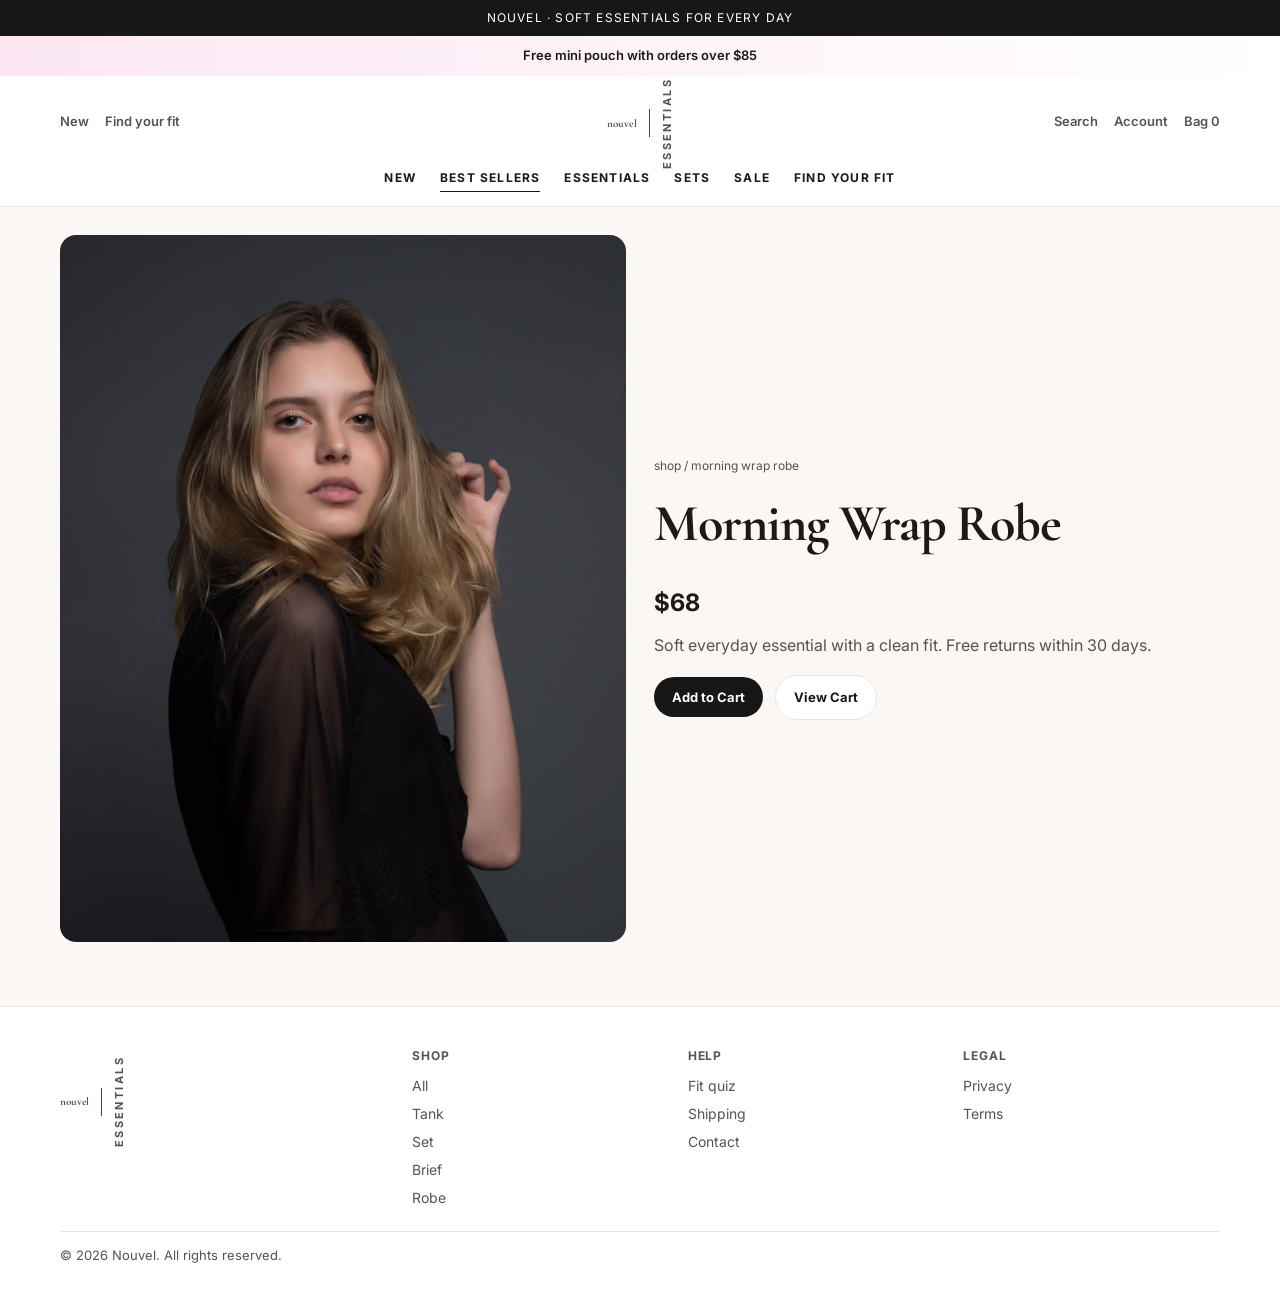
<file: product-robe.html>
<!DOCTYPE html><html lang="en"><head><meta charset="utf-8"/><meta name="viewport" content="width=device-width,initial-scale=1"/>
<title>Morning Wrap Robe | Nouvel</title>
<link href="https://fonts.googleapis.com/css2?family=Cormorant+Garamond:wght@600;700&family=Inter:wght@400;500;600;700&display=swap" rel="stylesheet"/>
<link rel="stylesheet" href="styles.css"/>  <link rel="icon" href="favicon.svg" type="image/svg+xml"/>
  <meta name="theme-color" content="#faf7f5"/>
  <meta name="description" content="Soft everyday essentials with guided fit quiz, free shipping, and easy returns."/>
  <meta property="og:title" content="Morning Wrap Robe | Nouvel"/>
  <meta property="og:description" content="Soft everyday essentials with guided fit quiz, free shipping, and easy returns."/>
  <meta property="og:type" content="website"/>
  <meta property="og:url" content="https://mryamaslam.github.io/nouvel/"/>
  <meta name="twitter:card" content="summary_large_image"/>
</head><body>
<a class="skip-link" href="#main">Skip to content</a>
<div class="topbar">Nouvel · Soft essentials for every day</div>
<div class="promo">Free mini pouch with orders over $85</div>
<header><div class="wrap nav">
<div class="left"><a href="shop.html">New</a><a href="fit.html">Find your fit</a></div>
<a class="logo logo-nouvel" href="index.html" aria-label="Nouvel home"><span class="logo-name">nouvel</span><span class="logo-vline" aria-hidden="true"></span><span class="logo-side">ESSENTIALS</span></a>
<div class="right"><a href="shop.html">Search</a><a href="contact.html">Account</a><a href="cart.html">Bag <span data-cart-count>0</span></a></div>
</div>
<nav class="wrap menu">
<a href="shop.html">New</a><a class="active" href="shop.html">Best Sellers</a><a href="shop.html">Essentials</a>
<a href="shop.html">Sets</a><a href="shop.html">Sale</a><a href="fit.html">Find Your Fit</a>
</nav></header>
<main id="main" class="page wrap"><div class="grid-2">
<img class="split-img" src="images/robe-blush.jpg" alt="Morning Wrap Robe" loading="lazy" decoding="async">
<div>
<p class="crumb"><a href="shop.html">shop</a> / morning wrap robe</p>
<h1 class="page-title" style="text-transform:none">Morning Wrap Robe</h1>
<p class="price" style="font-size:24px;margin-bottom:12px">$68</p>
<p class="muted">Soft everyday essential with a clean fit. Free returns within 30 days.</p>
<button class="btn" style="margin-top:20px" data-add-cart="robe" data-name="Morning Wrap Robe" data-price="68" data-img="images/robe-blush.jpg">Add to Cart</button>
<a class="btn btn-line" style="margin-left:8px" href="cart.html">View Cart</a>
</div></div></main>
<footer><div class="wrap"><div class="footer-grid">
<div><a class="logo logo-nouvel" href="index.html" aria-label="Nouvel home"><span class="logo-name">nouvel</span><span class="logo-vline" aria-hidden="true"></span><span class="logo-side">ESSENTIALS</span></a></div>
<div><h4>Shop</h4><a href="shop.html">All</a><a href="product-tank.html">Tank</a><a href="product-set.html">Set</a><a href="product-brief.html">Brief</a><a href="product-robe.html">Robe</a></div>
<div><h4>Help</h4><a href="fit.html">Fit quiz</a><a href="shipping.html">Shipping</a><a href="contact.html">Contact</a></div>
<div><h4>Legal</h4><a href="privacy.html">Privacy</a><a href="terms.html">Terms</a></div>
</div><div class="footer-bottom">© 2026 Nouvel. All rights reserved.</div></div></footer><script src="app.js"></script><div class="cookie-bar" id="cookieBar" role="dialog" aria-live="polite"><p>We use local storage for cart/demo preferences. See our <a href="privacy.html">Privacy</a>.</p><button type="button" class="btn btn-solid btn-primary btn-teal btn-red btn-sky" id="cookieAccept">Got it</button></div>
<button type="button" class="to-top" id="toTop" aria-label="Back to top">↑</button>
</body></html>
</file>
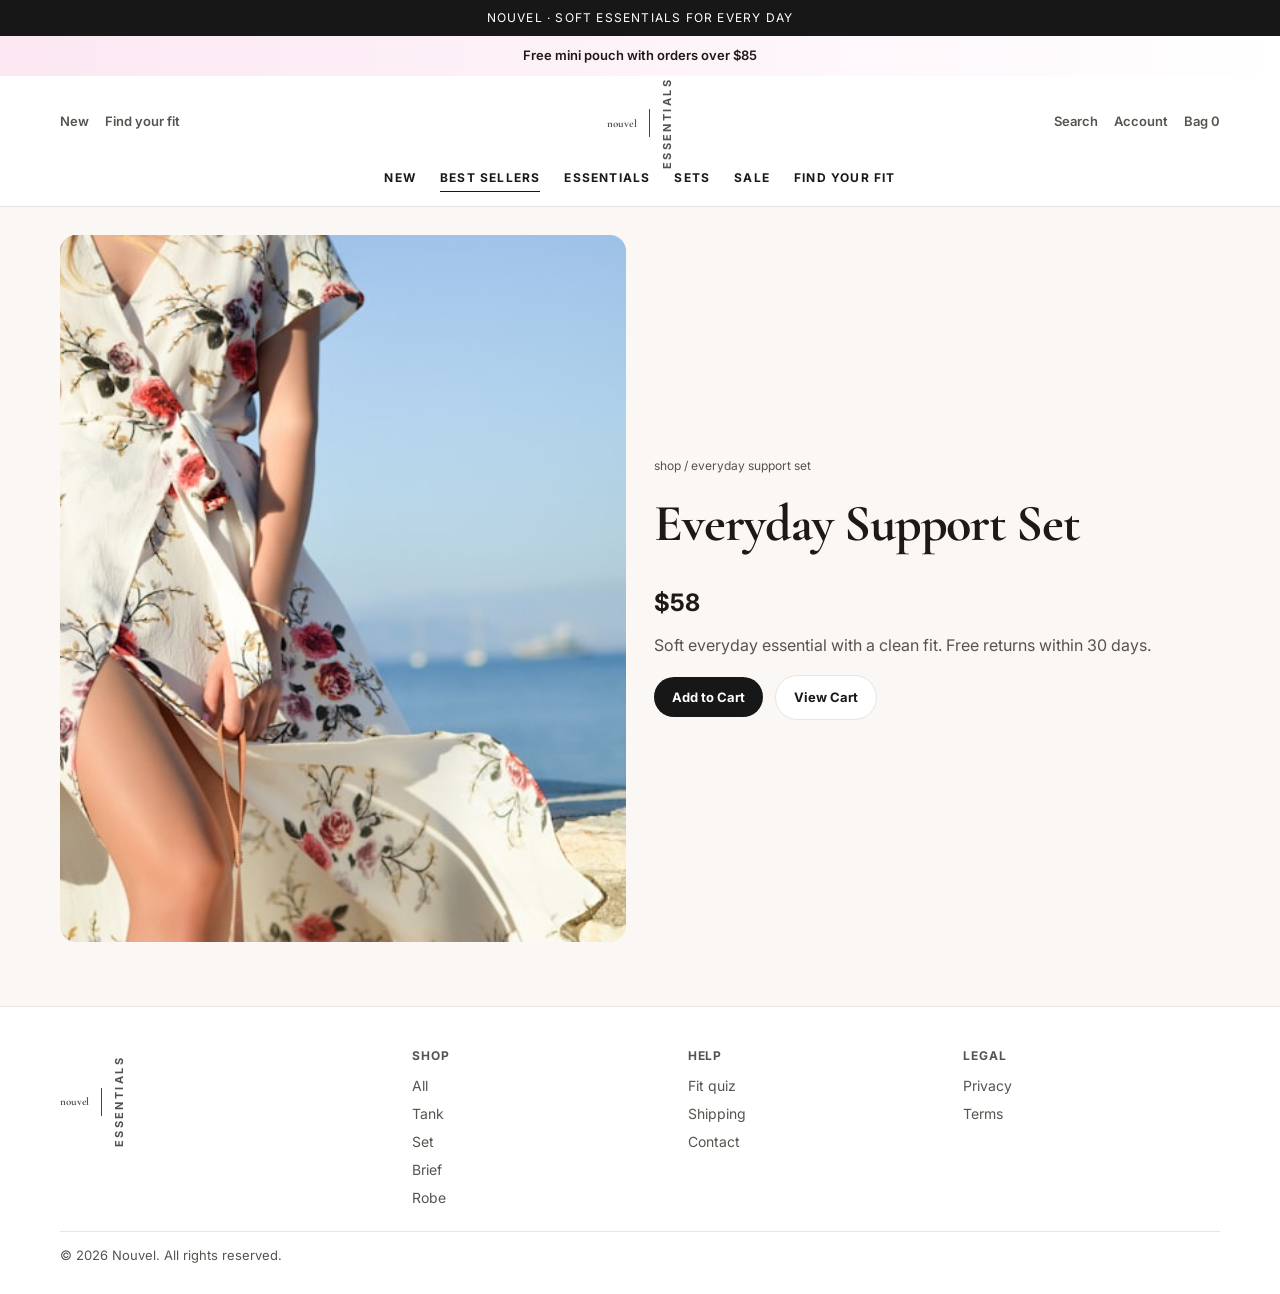
<file: product-set.html>
<!DOCTYPE html><html lang="en"><head><meta charset="utf-8"/><meta name="viewport" content="width=device-width,initial-scale=1"/>
<title>Everyday Support Set | Nouvel</title>
<link href="https://fonts.googleapis.com/css2?family=Cormorant+Garamond:wght@600;700&family=Inter:wght@400;500;600;700&display=swap" rel="stylesheet"/>
<link rel="stylesheet" href="styles.css"/>  <link rel="icon" href="favicon.svg" type="image/svg+xml"/>
  <meta name="theme-color" content="#faf7f5"/>
  <meta name="description" content="Soft everyday essentials with guided fit quiz, free shipping, and easy returns."/>
  <meta property="og:title" content="Everyday Support Set | Nouvel"/>
  <meta property="og:description" content="Soft everyday essentials with guided fit quiz, free shipping, and easy returns."/>
  <meta property="og:type" content="website"/>
  <meta property="og:url" content="https://mryamaslam.github.io/nouvel/"/>
  <meta name="twitter:card" content="summary_large_image"/>
</head><body>
<a class="skip-link" href="#main">Skip to content</a>
<div class="topbar">Nouvel · Soft essentials for every day</div>
<div class="promo">Free mini pouch with orders over $85</div>
<header><div class="wrap nav">
<div class="left"><a href="shop.html">New</a><a href="fit.html">Find your fit</a></div>
<a class="logo logo-nouvel" href="index.html" aria-label="Nouvel home"><span class="logo-name">nouvel</span><span class="logo-vline" aria-hidden="true"></span><span class="logo-side">ESSENTIALS</span></a>
<div class="right"><a href="shop.html">Search</a><a href="contact.html">Account</a><a href="cart.html">Bag <span data-cart-count>0</span></a></div>
</div>
<nav class="wrap menu">
<a href="shop.html">New</a><a class="active" href="shop.html">Best Sellers</a><a href="shop.html">Essentials</a>
<a href="shop.html">Sets</a><a href="shop.html">Sale</a><a href="fit.html">Find Your Fit</a>
</nav></header>
<main id="main" class="page wrap"><div class="grid-2">
<img class="split-img" src="images/set-blush.jpg" alt="Everyday Support Set" loading="lazy" decoding="async">
<div>
<p class="crumb"><a href="shop.html">shop</a> / everyday support set</p>
<h1 class="page-title" style="text-transform:none">Everyday Support Set</h1>
<p class="price" style="font-size:24px;margin-bottom:12px">$58</p>
<p class="muted">Soft everyday essential with a clean fit. Free returns within 30 days.</p>
<button class="btn" style="margin-top:20px" data-add-cart="set" data-name="Everyday Support Set" data-price="58" data-img="images/set-blush.jpg">Add to Cart</button>
<a class="btn btn-line" style="margin-left:8px" href="cart.html">View Cart</a>
</div></div></main>
<footer><div class="wrap"><div class="footer-grid">
<div><a class="logo logo-nouvel" href="index.html" aria-label="Nouvel home"><span class="logo-name">nouvel</span><span class="logo-vline" aria-hidden="true"></span><span class="logo-side">ESSENTIALS</span></a></div>
<div><h4>Shop</h4><a href="shop.html">All</a><a href="product-tank.html">Tank</a><a href="product-set.html">Set</a><a href="product-brief.html">Brief</a><a href="product-robe.html">Robe</a></div>
<div><h4>Help</h4><a href="fit.html">Fit quiz</a><a href="shipping.html">Shipping</a><a href="contact.html">Contact</a></div>
<div><h4>Legal</h4><a href="privacy.html">Privacy</a><a href="terms.html">Terms</a></div>
</div><div class="footer-bottom">© 2026 Nouvel. All rights reserved.</div></div></footer><script src="app.js"></script><div class="cookie-bar" id="cookieBar" role="dialog" aria-live="polite"><p>We use local storage for cart/demo preferences. See our <a href="privacy.html">Privacy</a>.</p><button type="button" class="btn btn-solid btn-primary btn-teal btn-red btn-sky" id="cookieAccept">Got it</button></div>
<button type="button" class="to-top" id="toTop" aria-label="Back to top">↑</button>
</body></html>
</file>
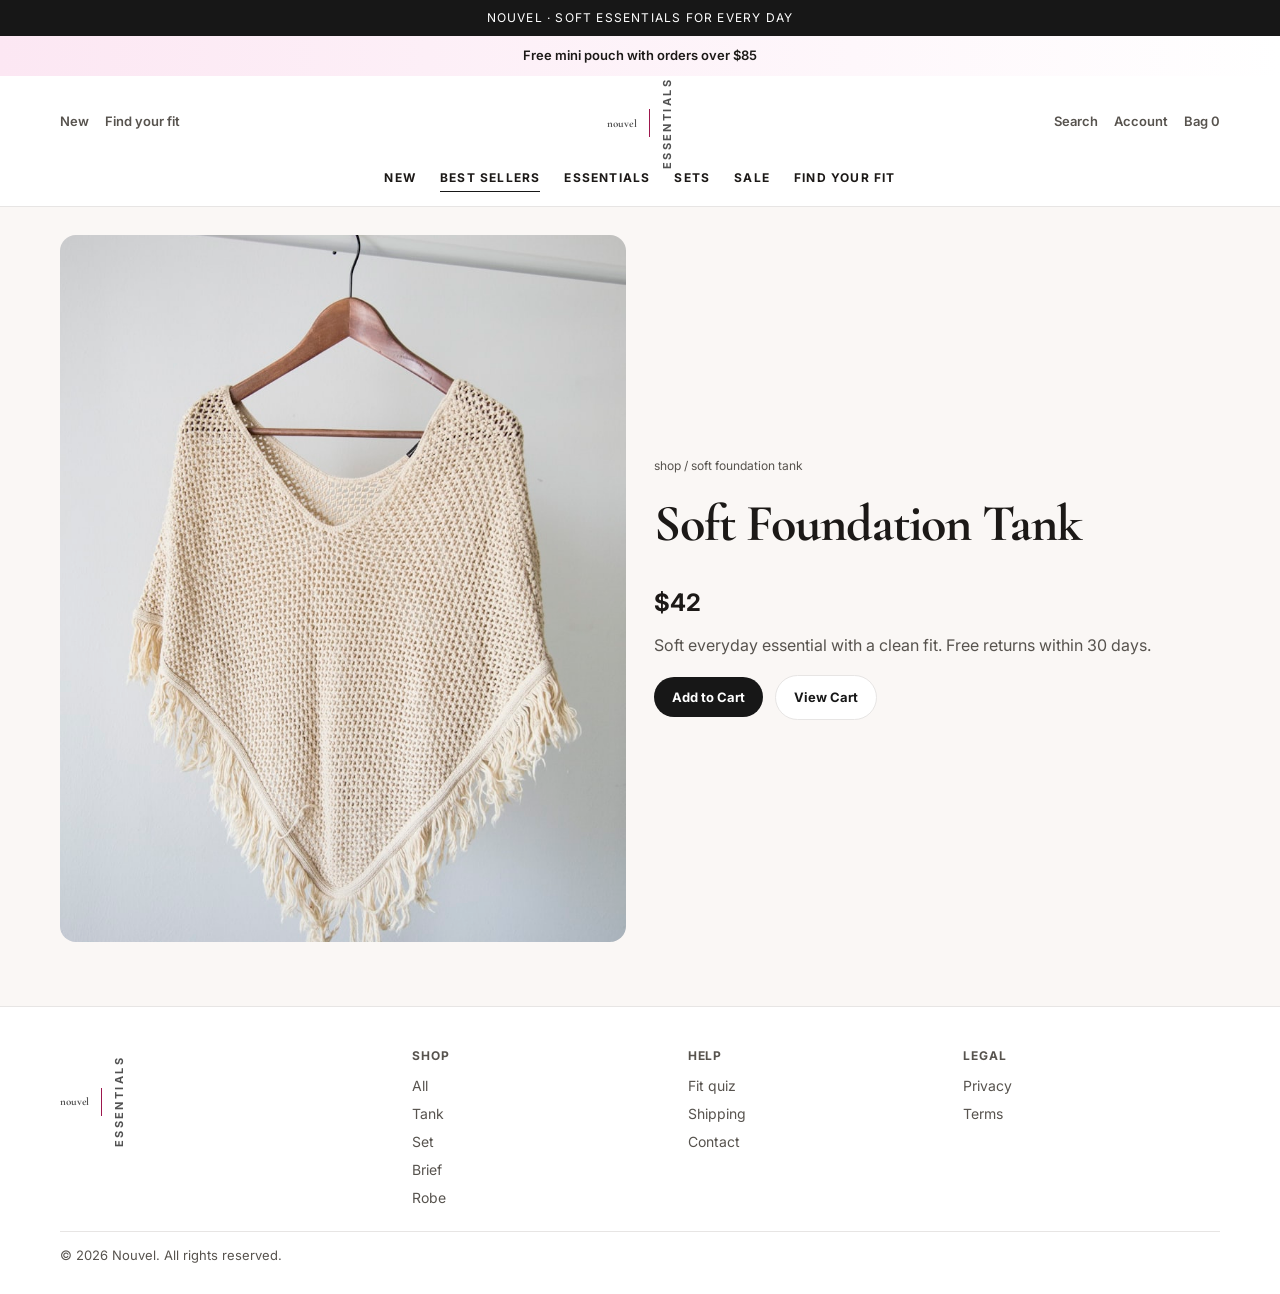
<file: product-tank.html>
<!DOCTYPE html><html lang="en"><head><meta charset="utf-8"/><meta name="viewport" content="width=device-width,initial-scale=1"/>
<title>Soft Foundation Tank | Nouvel</title>
<link href="https://fonts.googleapis.com/css2?family=Cormorant+Garamond:wght@600;700&family=Inter:wght@400;500;600;700&display=swap" rel="stylesheet"/>
<link rel="stylesheet" href="styles.css"/>  <link rel="icon" href="favicon.svg" type="image/svg+xml"/>
  <meta name="theme-color" content="#faf7f5"/>
  <meta name="description" content="Soft everyday essentials with guided fit quiz, free shipping, and easy returns."/>
  <meta property="og:title" content="Soft Foundation Tank | Nouvel"/>
  <meta property="og:description" content="Soft everyday essentials with guided fit quiz, free shipping, and easy returns."/>
  <meta property="og:type" content="website"/>
  <meta property="og:url" content="https://mryamaslam.github.io/nouvel/"/>
  <meta name="twitter:card" content="summary_large_image"/>
</head><body>
<a class="skip-link" href="#main">Skip to content</a>
<div class="topbar">Nouvel · Soft essentials for every day</div>
<div class="promo">Free mini pouch with orders over $85</div>
<header><div class="wrap nav">
<div class="left"><a href="shop.html">New</a><a href="fit.html">Find your fit</a></div>
<a class="logo logo-nouvel" href="index.html" aria-label="Nouvel home"><span class="logo-name">nouvel</span><span class="logo-vline" aria-hidden="true"></span><span class="logo-side">ESSENTIALS</span></a>
<div class="right"><a href="shop.html">Search</a><a href="contact.html">Account</a><a href="cart.html">Bag <span data-cart-count>0</span></a></div>
</div>
<nav class="wrap menu">
<a href="shop.html">New</a><a class="active" href="shop.html">Best Sellers</a><a href="shop.html">Essentials</a>
<a href="shop.html">Sets</a><a href="shop.html">Sale</a><a href="fit.html">Find Your Fit</a>
</nav></header>
<main id="main" class="page wrap"><div class="grid-2">
<img class="split-img" src="images/tank-nude.jpg" alt="Soft Foundation Tank" loading="lazy" decoding="async">
<div>
<p class="crumb"><a href="shop.html">shop</a> / soft foundation tank</p>
<h1 class="page-title" style="text-transform:none">Soft Foundation Tank</h1>
<p class="price" style="font-size:24px;margin-bottom:12px">$42</p>
<p class="muted">Soft everyday essential with a clean fit. Free returns within 30 days.</p>
<button class="btn" style="margin-top:20px" data-add-cart="tank" data-name="Soft Foundation Tank" data-price="42" data-img="images/tank-nude.jpg">Add to Cart</button>
<a class="btn btn-line" style="margin-left:8px" href="cart.html">View Cart</a>
</div></div></main>
<footer><div class="wrap"><div class="footer-grid">
<div><a class="logo logo-nouvel" href="index.html" aria-label="Nouvel home"><span class="logo-name">nouvel</span><span class="logo-vline" aria-hidden="true"></span><span class="logo-side">ESSENTIALS</span></a></div>
<div><h4>Shop</h4><a href="shop.html">All</a><a href="product-tank.html">Tank</a><a href="product-set.html">Set</a><a href="product-brief.html">Brief</a><a href="product-robe.html">Robe</a></div>
<div><h4>Help</h4><a href="fit.html">Fit quiz</a><a href="shipping.html">Shipping</a><a href="contact.html">Contact</a></div>
<div><h4>Legal</h4><a href="privacy.html">Privacy</a><a href="terms.html">Terms</a></div>
</div><div class="footer-bottom">© 2026 Nouvel. All rights reserved.</div></div></footer><script src="app.js"></script><div class="cookie-bar" id="cookieBar" role="dialog" aria-live="polite"><p>We use local storage for cart/demo preferences. See our <a href="privacy.html">Privacy</a>.</p><button type="button" class="btn btn-solid btn-primary btn-teal btn-red btn-sky" id="cookieAccept">Got it</button></div>
<button type="button" class="to-top" id="toTop" aria-label="Back to top">↑</button>
</body></html>
</file>
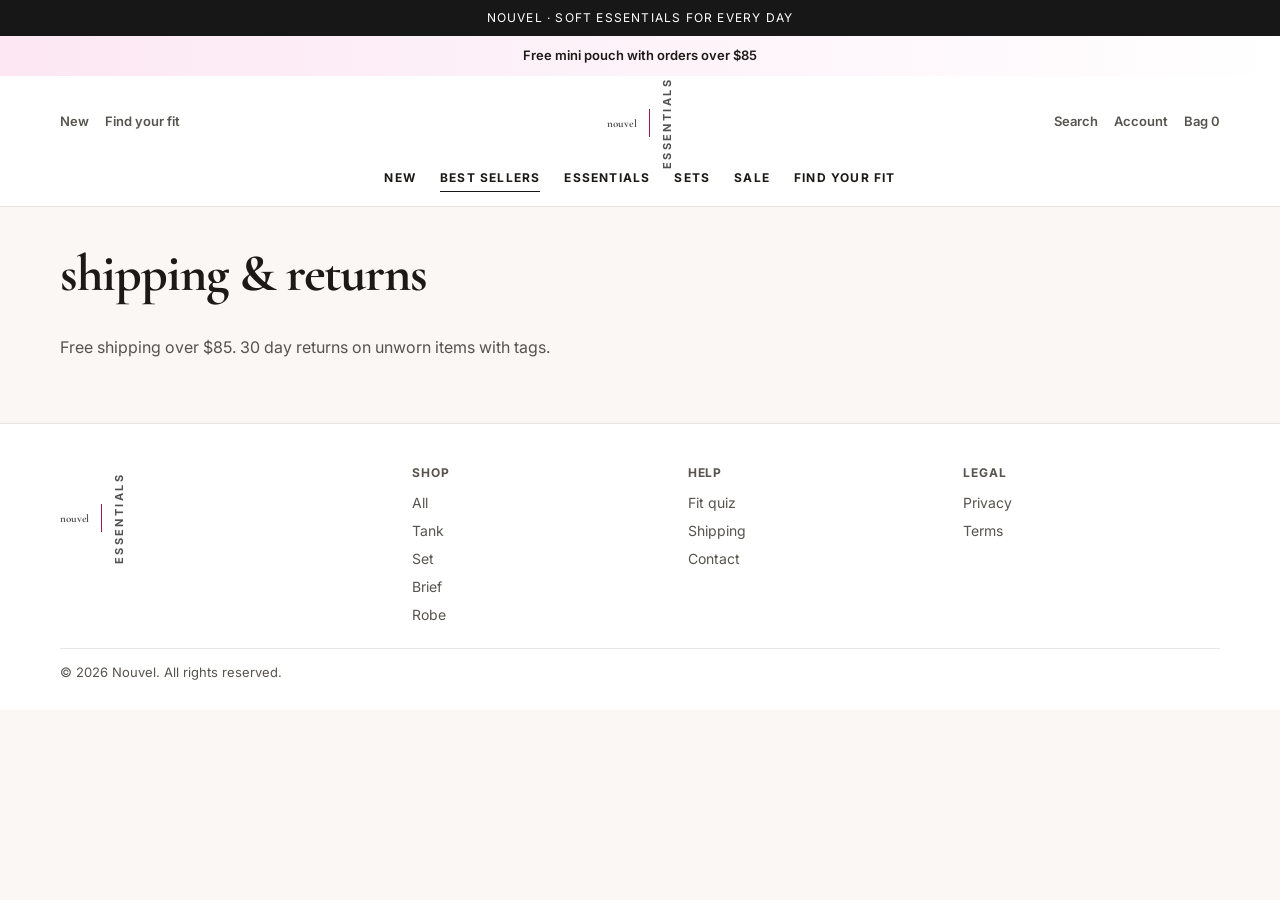
<file: shipping.html>
<!DOCTYPE html><html lang="en"><head><meta charset="utf-8"/><meta name="viewport" content="width=device-width,initial-scale=1"/>
<title>Shipping | Nouvel</title>
<link href="https://fonts.googleapis.com/css2?family=Cormorant+Garamond:wght@600;700&family=Inter:wght@400;500;600;700&display=swap" rel="stylesheet"/>
<link rel="stylesheet" href="styles.css"/>  <link rel="icon" href="favicon.svg" type="image/svg+xml"/>
  <meta name="theme-color" content="#faf7f5"/>
  <meta name="description" content="Soft everyday essentials with guided fit quiz, free shipping, and easy returns."/>
  <meta property="og:title" content="Shipping | Nouvel"/>
  <meta property="og:description" content="Soft everyday essentials with guided fit quiz, free shipping, and easy returns."/>
  <meta property="og:type" content="website"/>
  <meta property="og:url" content="https://mryamaslam.github.io/nouvel/"/>
  <meta name="twitter:card" content="summary_large_image"/>
</head><body>
<a class="skip-link" href="#main">Skip to content</a><div class="topbar">Nouvel · Soft essentials for every day</div>
<div class="promo">Free mini pouch with orders over $85</div>
<header><div class="wrap nav">
<div class="left"><a href="shop.html">New</a><a href="fit.html">Find your fit</a></div>
<a class="logo logo-nouvel" href="index.html" aria-label="Nouvel home"><span class="logo-name">nouvel</span><span class="logo-vline" aria-hidden="true"></span><span class="logo-side">ESSENTIALS</span></a>
<div class="right"><a href="shop.html">Search</a><a href="contact.html">Account</a><a href="cart.html">Bag <span data-cart-count>0</span></a></div>
</div>
<nav class="wrap menu">
<a href="shop.html">New</a><a class="active" href="shop.html">Best Sellers</a><a href="shop.html">Essentials</a>
<a href="shop.html">Sets</a><a href="shop.html">Sale</a><a href="fit.html">Find Your Fit</a>
</nav></header><main id="main" class="page wrap"><h1 class="page-title">shipping & returns</h1><p class="muted" style="max-width:700px">Free shipping over $85. 30 day returns on unworn items with tags.</p></main><footer><div class="wrap"><div class="footer-grid">
<div><a class="logo logo-nouvel" href="index.html" aria-label="Nouvel home"><span class="logo-name">nouvel</span><span class="logo-vline" aria-hidden="true"></span><span class="logo-side">ESSENTIALS</span></a></div>
<div><h4>Shop</h4><a href="shop.html">All</a><a href="product-tank.html">Tank</a><a href="product-set.html">Set</a><a href="product-brief.html">Brief</a><a href="product-robe.html">Robe</a></div>
<div><h4>Help</h4><a href="fit.html">Fit quiz</a><a href="shipping.html">Shipping</a><a href="contact.html">Contact</a></div>
<div><h4>Legal</h4><a href="privacy.html">Privacy</a><a href="terms.html">Terms</a></div>
</div><div class="footer-bottom">© 2026 Nouvel. All rights reserved.</div></div></footer><script src="app.js"></script><div class="cookie-bar" id="cookieBar" role="dialog" aria-live="polite"><p>We use local storage for cart/demo preferences. See our <a href="privacy.html">Privacy</a>.</p><button type="button" class="btn btn-solid btn-primary btn-teal btn-red btn-sky" id="cookieAccept">Got it</button></div>
<button type="button" class="to-top" id="toTop" aria-label="Back to top">↑</button>
</body></html>
</file>
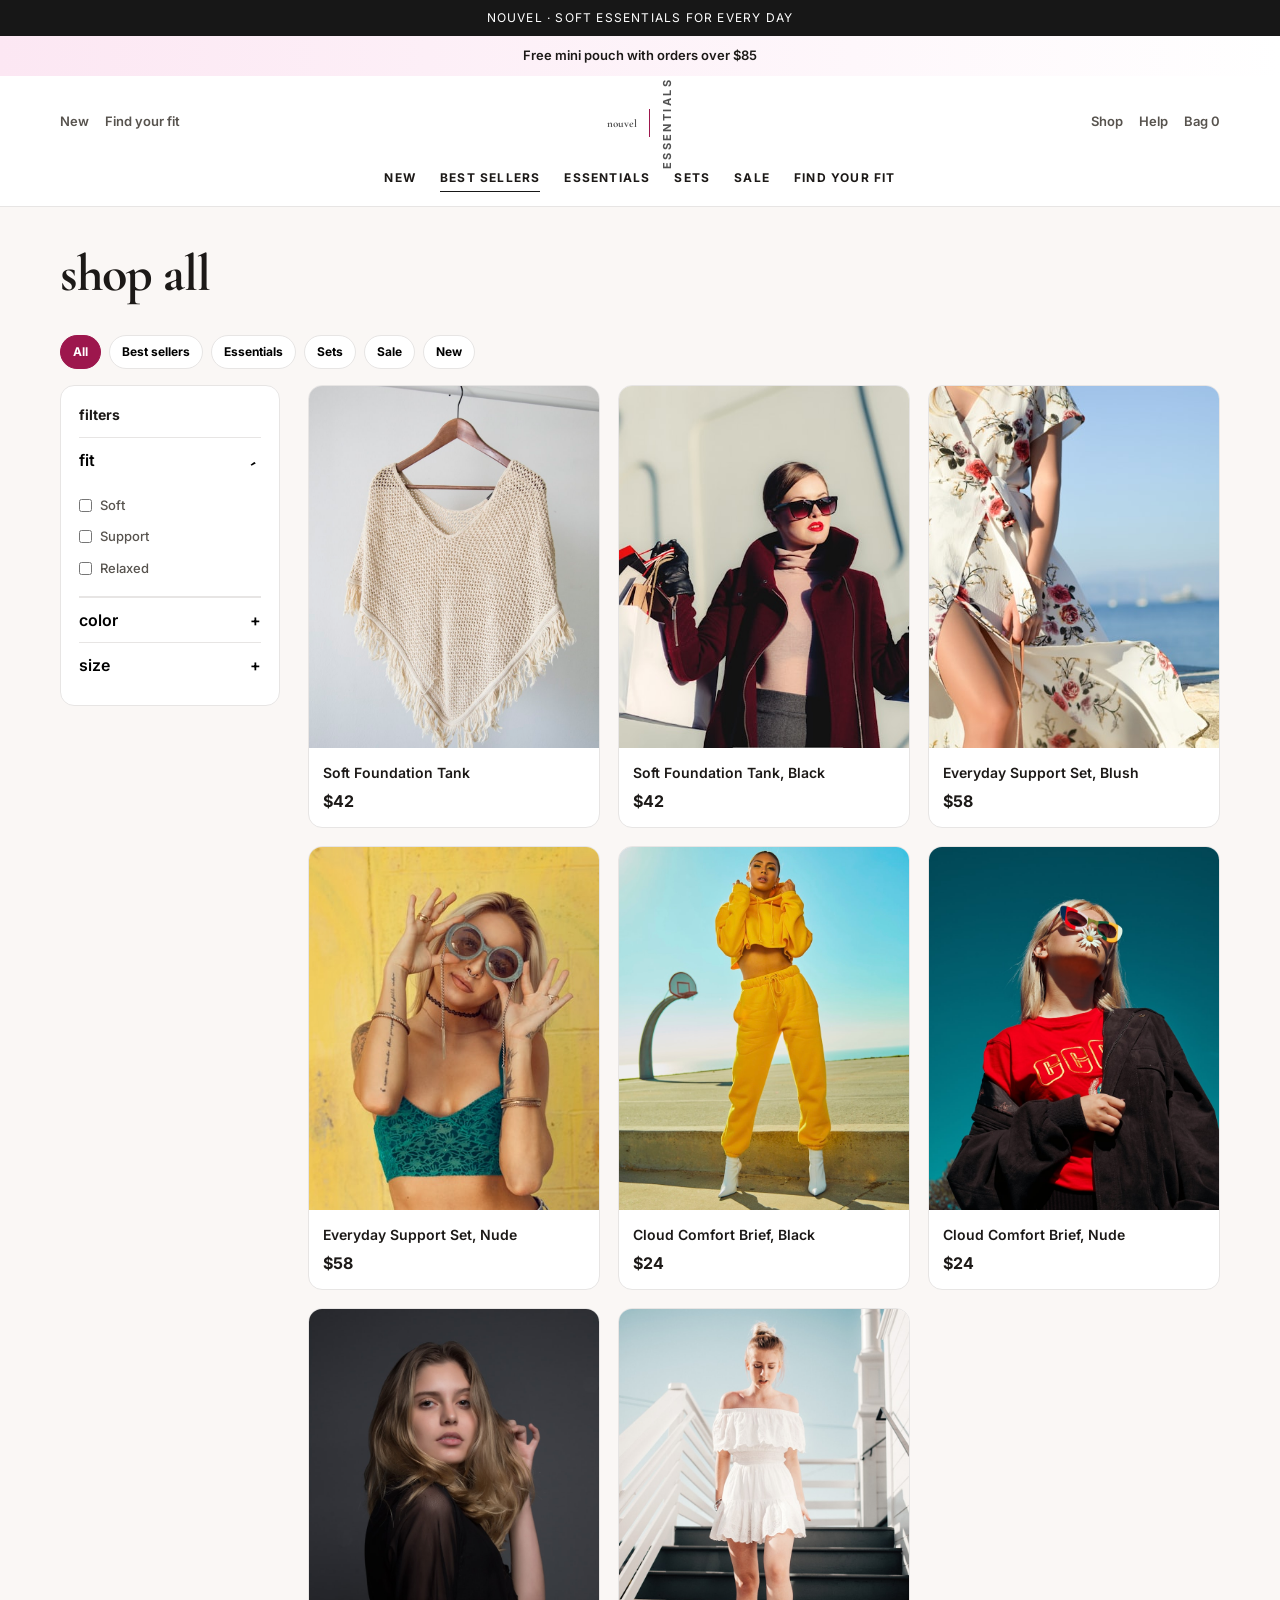
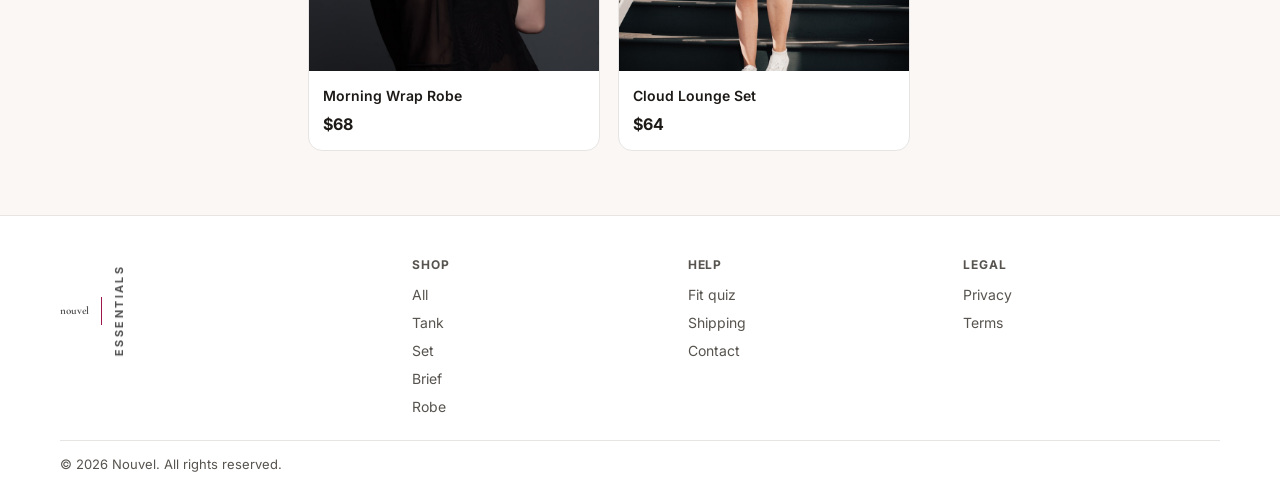
<file: shop.html>
<!DOCTYPE html><html lang="en"><head><meta charset="utf-8"/><meta name="viewport" content="width=device-width,initial-scale=1"/>
<title>Shop | Nouvel</title>
<link href="https://fonts.googleapis.com/css2?family=Cormorant+Garamond:wght@600;700&family=Inter:wght@400;500;600;700&display=swap" rel="stylesheet"/>
<link rel="stylesheet" href="styles.css"/>  <link rel="icon" href="favicon.svg" type="image/svg+xml"/>
  <meta name="theme-color" content="#faf7f5"/>
  <meta name="description" content="Soft everyday essentials with guided fit quiz, free shipping, and easy returns."/>
  <meta property="og:title" content="Shop | Nouvel"/>
  <meta property="og:description" content="Soft everyday essentials with guided fit quiz, free shipping, and easy returns."/>
  <meta property="og:type" content="website"/>
  <meta property="og:url" content="https://mryamaslam.github.io/nouvel/"/>
  <meta name="twitter:card" content="summary_large_image"/>
</head><body>
<a class="skip-link" href="#main">Skip to content</a>
<div class="topbar">Nouvel · Soft essentials for every day</div>
<div class="promo">Free mini pouch with orders over $85</div>
<header><div class="wrap nav">
<div class="left"><a href="shop.html?cat=new">New</a><a href="fit.html">Find your fit</a></div>
<a class="logo logo-nouvel" href="index.html" aria-label="Nouvel home"><span class="logo-name">nouvel</span><span class="logo-vline" aria-hidden="true"></span><span class="logo-side">ESSENTIALS</span></a>
<div class="right">
<button class="nav-toggle" id="navToggle" aria-label="Menu">☰</button>
<a href="shop.html">Shop</a><a href="contact.html">Help</a><a href="cart.html">Bag <span data-cart-count>0</span></a>
</div>
</div>
<nav class="wrap menu" id="navLinks">
<a href="shop.html?cat=new">New</a>
<a href="shop.html?cat=bestsellers" class="active">Best Sellers</a>
<a href="shop.html?cat=essentials">Essentials</a>
<a href="shop.html?cat=sets">Sets</a>
<a href="shop.html?cat=sale">Sale</a>
<a href="fit.html">Find Your Fit</a>
</nav>
<div class="wrap mobile-cats" id="mobileCats">
<a href="shop.html?cat=new">New</a>
<a href="shop.html?cat=bestsellers">Best Sellers</a>
<a href="shop.html?cat=essentials">Essentials</a>
<a href="shop.html?cat=sets">Sets</a>
<a href="shop.html?cat=sale">Sale</a>
<a href="fit.html">Find Your Fit</a>
<a href="cart.html">Bag</a>
<a href="contact.html">Help</a>
</div>
</header>
<main id="main" class="page wrap"><h1 class="page-title">shop all</h1>
<div class="filter-chip-row">
<button type="button" class="filter-chip active" data-cat="all">All</button>
<button type="button" class="filter-chip" data-cat="bestsellers">Best sellers</button>
<button type="button" class="filter-chip" data-cat="essentials">Essentials</button>
<button type="button" class="filter-chip" data-cat="sets">Sets</button>
<button type="button" class="filter-chip" data-cat="sale">Sale</button>
<button type="button" class="filter-chip" data-cat="new">New</button>
</div>
<div class="layout">
<aside class="filters"><h2>filters</h2>
<div class="filter-group open">
<button type="button" data-filter-toggle>fit <span>, </span></button>
<div class="filter-panel">
<label><input type="checkbox" data-key="fit" value="soft"/> Soft</label>
<label><input type="checkbox" data-key="fit" value="support"/> Support</label>
<label><input type="checkbox" data-key="fit" value="relaxed"/> Relaxed</label>
</div></div>
<div class="filter-group">
<button type="button" data-filter-toggle>color <span>+</span></button>
<div class="filter-panel">
<label><input type="checkbox" data-key="color" value="nude"/> Nude</label>
<label><input type="checkbox" data-key="color" value="black"/> Black</label>
<label><input type="checkbox" data-key="color" value="blush"/> Blush</label>
</div></div>
<div class="filter-group">
<button type="button" data-filter-toggle>size <span>+</span></button>
<div class="filter-panel">
<label><input type="checkbox" data-key="size" value="xs"/> XS</label>
<label><input type="checkbox" data-key="size" value="s"/> S</label>
<label><input type="checkbox" data-key="size" value="m"/> M</label>
<label><input type="checkbox" data-key="size" value="l"/> L</label>
</div></div>
</aside>
<div>
<div class="grid"><a class="product reveal" href="product-tank.html" data-product data-fit="soft support" data-color="nude" data-size="xs s m l" data-cat="bestsellers essentials new"><img src="images/tank-nude.jpg" alt="Soft Foundation Tank" loading="lazy" decoding="async"/><div class="body"><h3>Soft Foundation Tank</h3><div class="price">$42</div></div></a><a class="product reveal" href="product-tank.html" data-product data-fit="soft support" data-color="black" data-size="xs s m l" data-cat="bestsellers essentials"><img src="images/tank-black.jpg" alt="Soft Foundation Tank, Black" loading="lazy" decoding="async"/><div class="body"><h3>Soft Foundation Tank, Black</h3><div class="price">$42</div></div></a><a class="product reveal" href="product-set.html" data-product data-fit="support" data-color="blush" data-size="s m l" data-cat="bestsellers sets"><img src="images/set-blush.jpg" alt="Everyday Support Set, Blush" loading="lazy" decoding="async"/><div class="body"><h3>Everyday Support Set, Blush</h3><div class="price">$58</div></div></a><a class="product reveal" href="product-set.html" data-product data-fit="support" data-color="nude" data-size="s m l" data-cat="sets essentials"><img src="images/set-nude.jpg" alt="Everyday Support Set, Nude" loading="lazy" decoding="async"/><div class="body"><h3>Everyday Support Set, Nude</h3><div class="price">$58</div></div></a><a class="product reveal" href="product-brief.html" data-product data-fit="soft relaxed" data-color="black" data-size="xs s m l" data-cat="essentials sale"><img src="images/brief-black.jpg" alt="Cloud Comfort Brief, Black" loading="lazy" decoding="async"/><div class="body"><h3>Cloud Comfort Brief, Black</h3><div class="price">$24</div></div></a><a class="product reveal" href="product-brief.html" data-product data-fit="soft relaxed" data-color="nude" data-size="xs s m l" data-cat="essentials bestsellers"><img src="images/brief-nude.jpg" alt="Cloud Comfort Brief, Nude" loading="lazy" decoding="async"/><div class="body"><h3>Cloud Comfort Brief, Nude</h3><div class="price">$24</div></div></a><a class="product reveal" href="product-robe.html" data-product data-fit="relaxed" data-color="blush" data-size="s m l" data-cat="new bestsellers"><img src="images/robe-blush.jpg" alt="Morning Wrap Robe" loading="lazy" decoding="async"/><div class="body"><h3>Morning Wrap Robe</h3><div class="price">$68</div></div></a><a class="product reveal" href="product-robe.html" data-product data-fit="relaxed soft" data-color="nude blush" data-size="s m l" data-cat="sale new"><img src="images/lounge-cream.jpg" alt="Cloud Lounge Set" loading="lazy" decoding="async"/><div class="body"><h3>Cloud Lounge Set</h3><div class="price">$64</div></div></a></div>
<p class="filter-empty">No products match these filters.</p>
</div></div>
</main>
<footer><div class="wrap"><div class="footer-grid">
<div><a class="logo logo-nouvel" href="index.html" aria-label="Nouvel home"><span class="logo-name">nouvel</span><span class="logo-vline" aria-hidden="true"></span><span class="logo-side">ESSENTIALS</span></a></div>
<div><h4>Shop</h4><a href="shop.html">All</a><a href="product-tank.html">Tank</a><a href="product-set.html">Set</a><a href="product-brief.html">Brief</a><a href="product-robe.html">Robe</a></div>
<div><h4>Help</h4><a href="fit.html">Fit quiz</a><a href="shipping.html">Shipping</a><a href="contact.html">Contact</a></div>
<div><h4>Legal</h4><a href="privacy.html">Privacy</a><a href="terms.html">Terms</a></div>
</div><div class="footer-bottom">© 2026 Nouvel. All rights reserved.</div></div></footer><script src="app.js"></script><div class="cookie-bar" id="cookieBar" role="dialog" aria-live="polite"><p>We use local storage for cart/demo preferences. See our <a href="privacy.html">Privacy</a>.</p><button type="button" class="btn btn-solid btn-primary btn-teal btn-red btn-sky" id="cookieAccept">Got it</button></div>
<button type="button" class="to-top" id="toTop" aria-label="Back to top">↑</button>
</body></html>
</file>
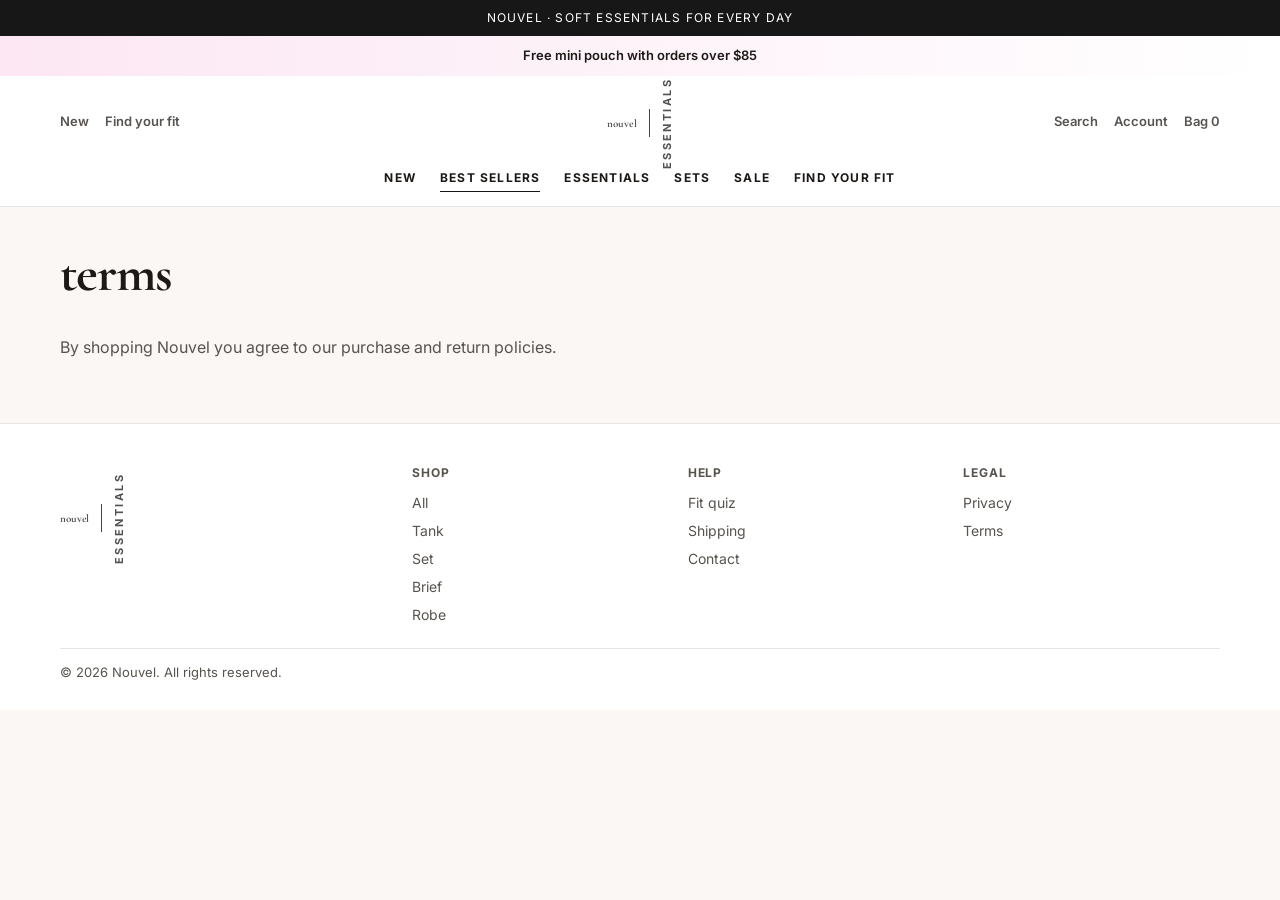
<file: terms.html>
<!DOCTYPE html><html lang="en"><head><meta charset="utf-8"/><meta name="viewport" content="width=device-width,initial-scale=1"/>
<title>Terms | Nouvel</title>
<link href="https://fonts.googleapis.com/css2?family=Cormorant+Garamond:wght@600;700&family=Inter:wght@400;500;600;700&display=swap" rel="stylesheet"/>
<link rel="stylesheet" href="styles.css"/>  <link rel="icon" href="favicon.svg" type="image/svg+xml"/>
  <meta name="theme-color" content="#faf7f5"/>
  <meta name="description" content="Soft everyday essentials with guided fit quiz, free shipping, and easy returns."/>
  <meta property="og:title" content="Terms | Nouvel"/>
  <meta property="og:description" content="Soft everyday essentials with guided fit quiz, free shipping, and easy returns."/>
  <meta property="og:type" content="website"/>
  <meta property="og:url" content="https://mryamaslam.github.io/nouvel/"/>
  <meta name="twitter:card" content="summary_large_image"/>
</head><body>
<a class="skip-link" href="#main">Skip to content</a><div class="topbar">Nouvel · Soft essentials for every day</div>
<div class="promo">Free mini pouch with orders over $85</div>
<header><div class="wrap nav">
<div class="left"><a href="shop.html">New</a><a href="fit.html">Find your fit</a></div>
<a class="logo logo-nouvel" href="index.html" aria-label="Nouvel home"><span class="logo-name">nouvel</span><span class="logo-vline" aria-hidden="true"></span><span class="logo-side">ESSENTIALS</span></a>
<div class="right"><a href="shop.html">Search</a><a href="contact.html">Account</a><a href="cart.html">Bag <span data-cart-count>0</span></a></div>
</div>
<nav class="wrap menu">
<a href="shop.html">New</a><a class="active" href="shop.html">Best Sellers</a><a href="shop.html">Essentials</a>
<a href="shop.html">Sets</a><a href="shop.html">Sale</a><a href="fit.html">Find Your Fit</a>
</nav></header><main id="main" class="page wrap"><h1 class="page-title">terms</h1><p class="muted" style="max-width:700px">By shopping Nouvel you agree to our purchase and return policies.</p></main><footer><div class="wrap"><div class="footer-grid">
<div><a class="logo logo-nouvel" href="index.html" aria-label="Nouvel home"><span class="logo-name">nouvel</span><span class="logo-vline" aria-hidden="true"></span><span class="logo-side">ESSENTIALS</span></a></div>
<div><h4>Shop</h4><a href="shop.html">All</a><a href="product-tank.html">Tank</a><a href="product-set.html">Set</a><a href="product-brief.html">Brief</a><a href="product-robe.html">Robe</a></div>
<div><h4>Help</h4><a href="fit.html">Fit quiz</a><a href="shipping.html">Shipping</a><a href="contact.html">Contact</a></div>
<div><h4>Legal</h4><a href="privacy.html">Privacy</a><a href="terms.html">Terms</a></div>
</div><div class="footer-bottom">© 2026 Nouvel. All rights reserved.</div></div></footer><script src="app.js"></script><div class="cookie-bar" id="cookieBar" role="dialog" aria-live="polite"><p>We use local storage for cart/demo preferences. See our <a href="privacy.html">Privacy</a>.</p><button type="button" class="btn btn-solid btn-primary btn-teal btn-red btn-sky" id="cookieAccept">Got it</button></div>
<button type="button" class="to-top" id="toTop" aria-label="Back to top">↑</button>
</body></html>
</file>
<file: styles.css>
﻿
:root{--bg:#fafafa;--ink:#171717;--muted:#737373;--line:#e5e5e5;--pink:#fce7f3;--ease:cubic-bezier(.22,1,.36,1)}
*{box-sizing:border-box;margin:0;padding:0}html{scroll-behavior:smooth}body{font-family:Inter,system-ui,sans-serif;background:var(--bg);color:var(--ink);line-height:1.5}
a{color:inherit;text-decoration:none}img{max-width:100%;display:block}.wrap{width:min(1160px,calc(100% - 32px));margin:0 auto}
.btn{display:inline-flex;align-items:center;justify-content:center;background:#171717;color:#fff;border-radius:999px;padding:12px 18px;font-weight:700;font-size:13px;border:0;cursor:pointer;font-family:inherit;transition:transform .35s var(--ease)}
.btn:hover{transform:translateY(-3px)}.btn-full{width:100%}.btn-line{background:#fff;color:#171717;border:1px solid var(--line)}
.topbar{background:#171717;color:#fff;font-size:12px;letter-spacing:.1em;text-align:center;padding:9px;text-transform:uppercase}
.promo{background:var(--pink);text-align:center;padding:10px;font-size:13px;font-weight:600}
header{background:rgba(255,255,255,.92);backdrop-filter:blur(12px);border-bottom:1px solid var(--line);position:sticky;top:0;z-index:20}
.nav{display:grid;grid-template-columns:1fr auto 1fr;align-items:center;min-height:78px;gap:12px}
.logo{font-family:"Cormorant Garamond",Georgia,serif;font-size:36px;font-weight:700;text-align:center;line-height:1}
.logo span{display:block;font-family:Inter,sans-serif;font-size:10px;letter-spacing:.18em;color:var(--muted);font-weight:600;margin-top:2px}
.left,.right{display:flex;gap:16px;align-items:center;color:var(--muted);font-size:13px;font-weight:600}.right{justify-content:flex-end}
.menu{display:flex;justify-content:center;gap:24px;padding:0 0 14px;font-size:12px;font-weight:700;letter-spacing:.1em;text-transform:uppercase}
.menu a.active{border-bottom:1px solid #171717;padding-bottom:4px}.nav-toggle{display:none;background:0;border:0;font-size:22px}
.hero{position:relative;min-height:70vh;display:grid;align-items:end;background-size:cover;background-position:center;padding:48px 0}
.hero::before{content:"";position:absolute;inset:0;background:linear-gradient(180deg,rgba(0,0,0,.15),rgba(0,0,0,.55))}
.hero .wrap{position:relative;z-index:1;color:#fff}.hero h1{font-family:"Cormorant Garamond",Georgia,serif;font-size:clamp(42px,6vw,64px);font-weight:700}
.page{padding:28px 0 64px}.crumb{color:var(--muted);font-size:12px;margin-bottom:10px}
h1.page-title{font-family:"Cormorant Garamond",Georgia,serif;font-size:clamp(36px,5vw,52px);font-weight:700;text-transform:lowercase;margin-bottom:22px}
.layout{display:grid;grid-template-columns:220px 1fr;gap:28px}
.filters{background:#fff;border:1px solid var(--line);border-radius:14px;padding:18px;height:fit-content}
.filters h2{font-size:14px;margin-bottom:12px;text-transform:lowercase}
.filters button{border:0;background:0;display:flex;justify-content:space-between;width:100%;padding:10px 0;border-top:1px solid var(--line);font:inherit;font-weight:600;cursor:pointer}
.grid{display:grid;grid-template-columns:repeat(3,1fr);gap:18px}.grid-2{display:grid;grid-template-columns:1fr 1fr;gap:28px;align-items:center}
.product{background:#fff;border:1px solid var(--line);border-radius:14px;overflow:hidden;transition:transform .45s var(--ease)}.product:hover{transform:translateY(-10px)}
.product img{aspect-ratio:4/5;object-fit:cover;width:100%}.body{padding:14px}.body h3{font-size:14px;font-weight:600;margin-bottom:6px}.price{font-weight:700}.muted{color:var(--muted)}
.split-img{border-radius:16px;aspect-ratio:4/5;object-fit:cover;width:100%}
.cta{margin-top:36px;border:1px solid var(--line);border-radius:16px;padding:28px;display:flex;justify-content:space-between;gap:16px;align-items:center;flex-wrap:wrap;background:#fff}
.form{display:grid;gap:12px;max-width:480px}.form label{font-size:13px;font-weight:700}
.form input,.form textarea{width:100%;padding:12px;border-radius:10px;border:1px solid var(--line);font:inherit}
.form-success{display:none;padding:14px;border-radius:10px;background:#fce7f3;color:#9d174d;font-weight:700}.form-success.show{display:block}
.cart-row{display:flex;gap:14px;align-items:center;padding:14px 0;border-bottom:1px solid var(--line)}.cart-row img{width:72px;height:90px;object-fit:cover;border-radius:8px}
footer{border-top:1px solid var(--line);padding:40px 0 28px;background:#fff}.footer-grid{display:grid;grid-template-columns:1.3fr 1fr 1fr 1fr;gap:18px;margin-bottom:16px}
.footer-grid h4{font-size:12px;text-transform:uppercase;letter-spacing:.08em;color:var(--muted);margin-bottom:10px}
.footer-grid a{display:block;color:var(--muted);margin:7px 0;font-size:14px}.footer-bottom{font-size:13px;color:var(--muted);border-top:1px solid var(--line);padding-top:14px}
.reveal{opacity:0;transform:translateY(24px);transition:.75s var(--ease)}.reveal.in{opacity:1;transform:none}
@media(max-width:900px){.left,.menu{display:none}.nav{grid-template-columns:1fr auto}.nav-toggle{display:block}.layout{grid-template-columns:1fr}.filters{display:none}.grid,.grid-2,.footer-grid{grid-template-columns:1fr 1fr}.footer-grid{grid-template-columns:1fr}}

/* ---- professional sections ---- */
.stats-strip{display:grid;grid-template-columns:repeat(4,1fr);gap:16px}
.stat-box{text-align:center;padding:28px 16px;border:1px solid var(--line,rgba(0,0,0,.08));border-radius:18px;background:var(--card,#fff)}
.stat-box b{display:block;font-size:clamp(28px,3vw,40px);margin-bottom:6px}
.stat-box span{font-size:13px;opacity:.75}
.logos-row{display:flex;flex-wrap:wrap;gap:14px 28px;justify-content:center;align-items:center;font-weight:700;font-size:13px;text-transform:uppercase;letter-spacing:.06em;opacity:.75}
.logos-row span{padding:10px 14px;border:1px solid var(--line,rgba(0,0,0,.08));border-radius:999px}
.process{display:grid;grid-template-columns:repeat(4,1fr);gap:16px;counter-reset:step}
.process .step{padding:22px;border-radius:18px;border:1px solid var(--line,rgba(0,0,0,.08));background:var(--card,#fff)}
.process .step::before{counter-increment:step;content:counter(step,decimal-leading-zero);display:block;font-weight:800;font-size:22px;margin-bottom:10px}
.process .step h3{margin-bottom:8px;font-size:17px}.process .step p{font-size:14px;opacity:.75;line-height:1.55}
.newsletter{display:grid;grid-template-columns:1.2fr .8fr;gap:20px;align-items:center;padding:36px;border-radius:24px;border:1px solid var(--line,rgba(0,0,0,.08));background:var(--card,#fff)}
.newsletter form{display:flex;gap:10px;flex-wrap:wrap}
.newsletter input{flex:1;min-width:200px;padding:13px 14px;border-radius:12px;border:1px solid var(--line,rgba(0,0,0,.12));font:inherit}
.contact-grid{display:grid;grid-template-columns:1.1fr .9fr;gap:28px;align-items:start}
.contact-cards{display:grid;gap:12px}
.contact-card{padding:18px;border-radius:16px;border:1px solid var(--line,rgba(0,0,0,.08));background:var(--card,#fff)}
.contact-card h4{margin-bottom:6px}.contact-card p{font-size:14px;opacity:.8;line-height:1.5}
.form-row{display:grid;grid-template-columns:1fr 1fr;gap:12px}
.map-box{border-radius:18px;min-height:200px;border:1px solid var(--line,rgba(0,0,0,.08));display:grid;place-items:center;padding:24px;text-align:center;background:linear-gradient(145deg,rgba(127,127,127,.08),transparent)}
.quote-band{padding:40px;border-radius:24px;border:1px solid var(--line,rgba(0,0,0,.08));text-align:center;background:var(--card,#fff)}
.quote-band blockquote{font-size:clamp(20px,2.6vw,28px);line-height:1.4;max-width:40ch;margin:0 auto 16px}
@media(max-width:900px){.stats-strip{grid-template-columns:1fr 1fr}.process,.newsletter,.contact-grid,.form-row{grid-template-columns:1fr}}

/* ==== frontend polish: alignment, FAQ, sections ==== */
.section-tight { padding: 36px 0 !important; }
.section-head { max-width: 640px; }
.section-head.center { text-align: center; margin-left: auto; margin-right: auto; }
.section-head.center + .stats-strip,
.section-head.center + .process,
.section-head.center + .grid-3,
.section-head.center + .faq,
.section-head.center + .integrations { }

.grid-3 > .card,
.grid > .product,
.grid > .card {
  height: 100%;
  display: flex;
  flex-direction: column;
}
.card p:last-child { margin-top: auto; }

/* FAQ â€” professional accordion */
.faq {
  max-width: 760px;
  margin: 0 auto;
  display: grid;
  gap: 12px;
}
.faq details {
  border: 1px solid var(--line, rgba(255,255,255,.12));
  border-radius: 16px;
  padding: 0;
  margin: 0;
  background: var(--card, rgba(255,255,255,.04));
  overflow: hidden;
  transition: border-color .25s, box-shadow .25s, transform .25s;
}
.faq details:hover {
  border-color: rgba(127,127,127,.35);
}
.faq details[open] {
  box-shadow: 0 12px 36px rgba(0,0,0,.08);
}
.faq summary {
  cursor: pointer;
  font-weight: 700;
  list-style: none;
  display: flex;
  align-items: center;
  justify-content: space-between;
  gap: 16px;
  padding: 18px 20px;
  line-height: 1.35;
  font-size: 15px;
}
.faq summary::-webkit-details-marker { display: none; }
.faq summary::after {
  content: "+";
  flex: 0 0 auto;
  width: 28px;
  height: 28px;
  border-radius: 50%;
  display: grid;
  place-items: center;
  font-size: 18px;
  font-weight: 600;
  line-height: 1;
  border: 1px solid var(--line, rgba(127,127,127,.25));
  opacity: .85;
  transition: transform .25s, background .25s;
}
.faq details[open] summary::after {
  content: "–";
  transform: none;
  background: rgba(127,127,127,.08);
}
.faq details p {
  margin: 0;
  padding: 0 20px 18px;
  color: var(--muted, #6b7280);
  font-size: 14px;
  line-height: 1.65;
  max-width: 62ch;
}

/* Process polish */
.process {
  align-items: stretch;
}
.process .step {
  height: 100%;
  display: flex;
  flex-direction: column;
}
.process .step::before {
  font-variant-numeric: tabular-nums;
  letter-spacing: .04em;
  margin-bottom: 14px;
}

/* Stats / logos alignment */
.stats-strip {
  align-items: stretch;
}
.stat-box {
  display: flex;
  flex-direction: column;
  justify-content: center;
  min-height: 120px;
}
.logos-row {
  gap: 12px 14px;
  justify-content: center;
}

/* Newsletter / CTA alignment */
.newsletter {
  align-items: center;
}
.newsletter form {
  width: 100%;
  align-items: center;
}
.newsletter input {
  min-height: 48px;
}
.cta-band {
  align-items: center;
}

/* Contact form should fill grid column */
.contact-grid .form {
  max-width: none;
  width: 100%;
}
.form-row {
  align-items: start;
}
.form label {
  display: block;
  margin-bottom: 6px;
}
.form input[type="checkbox"] {
  width: auto;
  display: inline-block;
  vertical-align: middle;
}

/* Quote band */
.quote-band {
  max-width: 900px;
  margin-left: auto;
  margin-right: auto;
}

/* Integrations wrap nicely */
.integrations {
  align-items: stretch;
}
.integrations div {
  display: grid;
  place-items: center;
  min-height: 56px;
}

@media (max-width: 900px) {
  .stats-strip { grid-template-columns: 1fr 1fr !important; }
  .process { grid-template-columns: 1fr !important; }
  .integrations { grid-template-columns: repeat(3, 1fr) !important; }
  .newsletter, .contact-grid, .form-row { grid-template-columns: 1fr !important; }
  .faq summary { font-size: 14px; padding: 16px; }
  .faq details p { padding: 0 16px 16px; }
  .section-tight { padding: 28px 0 !important; }
}

.check-row label{display:flex;align-items:flex-start;gap:10px;font-weight:600;line-height:1.45;cursor:pointer}
.check-row input{margin-top:3px}
.nav{flex-wrap:wrap}
.nav .btn{white-space:nowrap}
@media(max-width:1100px){
  .nav-links{gap:14px;font-size:13px}
}

/* ---- UX readability / contrast / interaction fixes ---- */
/* ---- UX readability / contrast / interaction fixes ---- */
.stat-box span,
.process .step p,
.logos-row,
.contact-card p {
  opacity: 1 !important;
}
.stat-box span,
.process .step p {
  color: var(--muted) !important;
}
.faq details[open] summary::after {
  content: "–" !important;
}
.btn {
  transition: transform .35s var(--ease), background .25s ease, border-color .25s ease, box-shadow .25s ease, filter .25s ease !important;
}
input::placeholder,
textarea::placeholder {
  opacity: 1;
  color: #6b7f96;
}
.footer-grid a:hover {
  color: var(--ink, var(--text, #111));
}
.product.is-hidden,
[data-product].is-hidden {
  display: none !important;
}
.filter-panel {
  display: none;
  padding: 8px 0 12px;
  border-bottom: 1px solid var(--line, #e5e5e5);
}
.filter-group.open .filter-panel { display: block; }
.filter-group.open > button span { transform: rotate(45deg); display: inline-block; }
.filter-panel label {
  display: flex;
  align-items: center;
  gap: 8px;
  padding: 6px 0;
  font-size: 13px;
  font-weight: 500;
  cursor: pointer;
  color: var(--muted, #525252);
}
.filter-chip-row { display: flex; flex-wrap: wrap; gap: 8px; margin: 10px 0 16px; }
.filter-chip {
  border: 1px solid var(--line, #e5e5e5);
  background: #fff;
  border-radius: 999px;
  padding: 7px 12px;
  font: inherit;
  font-size: 12px;
  font-weight: 700;
  cursor: pointer;
}
.filter-chip.active {
  background: var(--ink, #171717);
  color: #fff;
  border-color: transparent;
}
.filter-empty {
  display: none;
  color: var(--muted);
  padding: 20px 0;
}
.filter-empty.show { display: block; }


/* Nouvel contrast + mobile nav + filters */
:root {
  --muted: #525252;
  --line: #d4d4d4;
}
.logo span { font-size: 11px !important; color: #525252 !important; }
.btn-primary,
a.btn-primary {
  display: inline-flex;
  align-items: center;
  justify-content: center;
  padding: 12px 20px;
  font-weight: 700;
  border-radius: 999px;
  background: #171717 !important;
  color: #fff !important;
  border: 0;
  text-decoration: none;
}
.btn:hover,
.btn-primary:hover {
  filter: brightness(1.08);
}
.nav-toggle {
  display: none;
  background: 0;
  border: 0;
  font-size: 22px;
  cursor: pointer;
  justify-self: end;
}
.mobile-cats {
  display: none;
  flex-direction: column;
  gap: 10px;
  padding: 12px 0 16px;
  border-bottom: 1px solid var(--line);
}
.mobile-cats.open { display: flex; }
.mobile-cats a { font-weight: 600; font-size: 14px; color: var(--ink); }
.filters { position: sticky; top: 90px; }
@media (max-width: 900px) {
  .nav-toggle { display: block; }
  .left, .menu { display: none !important; }
  .nav { grid-template-columns: 1fr auto auto; gap: 10px; }
  .filters { display: block !important; position: static; margin-bottom: 20px; }
  .layout { grid-template-columns: 1fr !important; }
}



/* ---- Reviews section ---- */
.reviews-grid {
  display: grid;
  grid-template-columns: repeat(3, 1fr);
  gap: 18px;
  margin-top: 8px;
}
.review-card {
  padding: 24px 22px;
  border-radius: 18px;
  border: 1px solid var(--line, rgba(127,127,127,.2));
  background: var(--card, var(--panel, #fff));
  display: flex;
  flex-direction: column;
  gap: 14px;
  height: 100%;
  transition: transform .35s var(--ease, ease);
}
.review-card:hover { transform: translateY(-6px); }
.review-stars {
  color: #f59e0b;
  letter-spacing: 2px;
  font-size: 14px;
  line-height: 1;
}
.review-card > p {
  font-size: 15px;
  line-height: 1.55;
  flex: 1;
  margin: 0;
}
.review-author {
  display: flex;
  align-items: center;
  gap: 12px;
  margin-top: 4px;
}
.review-avatar {
  width: 42px;
  height: 42px;
  border-radius: 50%;
  display: grid;
  place-items: center;
  font-weight: 800;
  font-size: 13px;
  letter-spacing: .02em;
  flex-shrink: 0;
}
.review-author strong {
  display: block;
  font-size: 14px;
}
.review-author .muted,
.review-author span:last-child {
  display: block;
  font-size: 12px;
  margin-top: 2px;
}
@media (max-width: 900px) {
  .reviews-grid { grid-template-columns: 1fr !important; }
}

/* ---- Modern standards baseline ---- */
:root {
  --bg: #faf7f5;
  --ink: #1c1917;
  --muted: #57534e;
  --line: #e7e5e4;
  --pink: #fce7f3;
  --focus: #9d174d;
  --radius: 14px;
}
body { background: var(--bg); color: var(--ink); }
.promo { background: #fce7f3; }
.logo-mark { background: #1c1917 !important; }
.btn, .btn-primary { border-radius: 999px; }


/* ---- Modern standards baseline ---- */
:focus-visible {
  outline: 3px solid var(--focus, #2563eb);
  outline-offset: 3px;
}
.skip-link {
  position: absolute;
  left: 12px;
  top: -48px;
  z-index: 1000;
  background: var(--focus, #111);
  color: #fff;
  padding: 10px 14px;
  border-radius: 10px;
  font-weight: 700;
  font-size: 14px;
}
.skip-link:focus {
  top: 12px;
}
img { height: auto; }
@media (prefers-reduced-motion: reduce) {
  html { scroll-behavior: auto; }
  *, *::before, *::after {
    animation-duration: 0.01ms !important;
    animation-iteration-count: 1 !important;
    transition-duration: 0.01ms !important;
  }
  .reveal { opacity: 1 !important; transform: none !important; filter: none !important; }
}
.cookie-bar {
  position: fixed;
  left: 16px;
  right: 16px;
  bottom: 16px;
  z-index: 90;
  max-width: 720px;
  margin: 0 auto;
  display: none;
  align-items: center;
  justify-content: space-between;
  gap: 14px;
  padding: 14px 16px;
  border-radius: 14px;
  background: rgba(15,15,15,.94);
  color: #fff;
  border: 1px solid rgba(255,255,255,.12);
  box-shadow: 0 16px 40px rgba(0,0,0,.25);
  font-size: 14px;
  line-height: 1.4;
}
.cookie-bar.show { display: flex; flex-wrap: wrap; }
.cookie-bar a { color: #fff; text-decoration: underline; }
.cookie-bar .btn { margin: 0; }
.to-top {
  position: fixed;
  right: 18px;
  bottom: 18px;
  z-index: 80;
  width: 44px;
  height: 44px;
  border-radius: 50%;
  border: 0;
  cursor: pointer;
  display: none;
  place-items: center;
  font-weight: 800;
  background: var(--focus, #111);
  color: #fff;
  box-shadow: 0 10px 24px rgba(0,0,0,.2);
}
.to-top.show { display: grid; }
@media (max-width: 900px) {
  .cookie-bar { left: 10px; right: 10px; bottom: 10px; }
}

/* ---- Brand logo system ---- */
/* Nouvel logo — editorial serif + vertical rule (no icon) */
.logo.logo-nouvel, .logo {
  display: inline-flex !important;
  align-items: center;
  gap: 12px;
  text-decoration: none;
  text-align: left !important;
}
.logo-nouvel .logo-name {
  font-family: "Cormorant Garamond", Georgia, serif;
  font-weight: 700;
  font-size: 30px;
  line-height: 1;
  color: #1c1917;
  letter-spacing: -.01em;
  text-transform: lowercase;
}
.logo-nouvel .logo-vline {
  width: 1px;
  height: 28px;
  background: #9d174d;
  flex-shrink: 0;
}
.logo-nouvel .logo-side {
  writing-mode: vertical-rl;
  transform: rotate(180deg);
  font-family: Inter, system-ui, sans-serif;
  font-size: 9px;
  font-weight: 700;
  letter-spacing: .22em;
  color: #9d174d;
  line-height: 1;
}
.logo-mark, .logo-text { display: none !important; }

/* ---- Unique motion / section language ---- */
/* Nouvel motion — editorial fade / soft rise */
.reveal { opacity: 0; transform: translateY(18px); transition: 1s cubic-bezier(.22,1,.36,1); }
.reveal.in { opacity: 1; transform: none; }
.product { transition: transform .6s var(--ease); }
.product img { transition: transform 1s var(--ease), opacity .6s; }
.product:hover { transform: translateY(-6px); }
.product:hover img { transform: scale(1.04); }
.page-title { letter-spacing: -.02em; }
.filter-chip { transition: background .25s, color .25s, transform .25s; }
.filter-chip:hover { transform: translateY(-2px); }
.filter-chip.active { background: #9d174d; border-color: #9d174d; }
.cta { transition: box-shadow .4s, transform .4s; }
.cta:hover { transform: translateY(-4px); box-shadow: 0 16px 40px rgba(157,23,77,.08); }
.promo { animation: nvShimmer 6s linear infinite; background-size: 200% 100%;
  background-image: linear-gradient(90deg,#fce7f3,#fff,#fce7f3); }
@keyframes nvShimmer { to { background-position: -200% 0; } }
</file>
